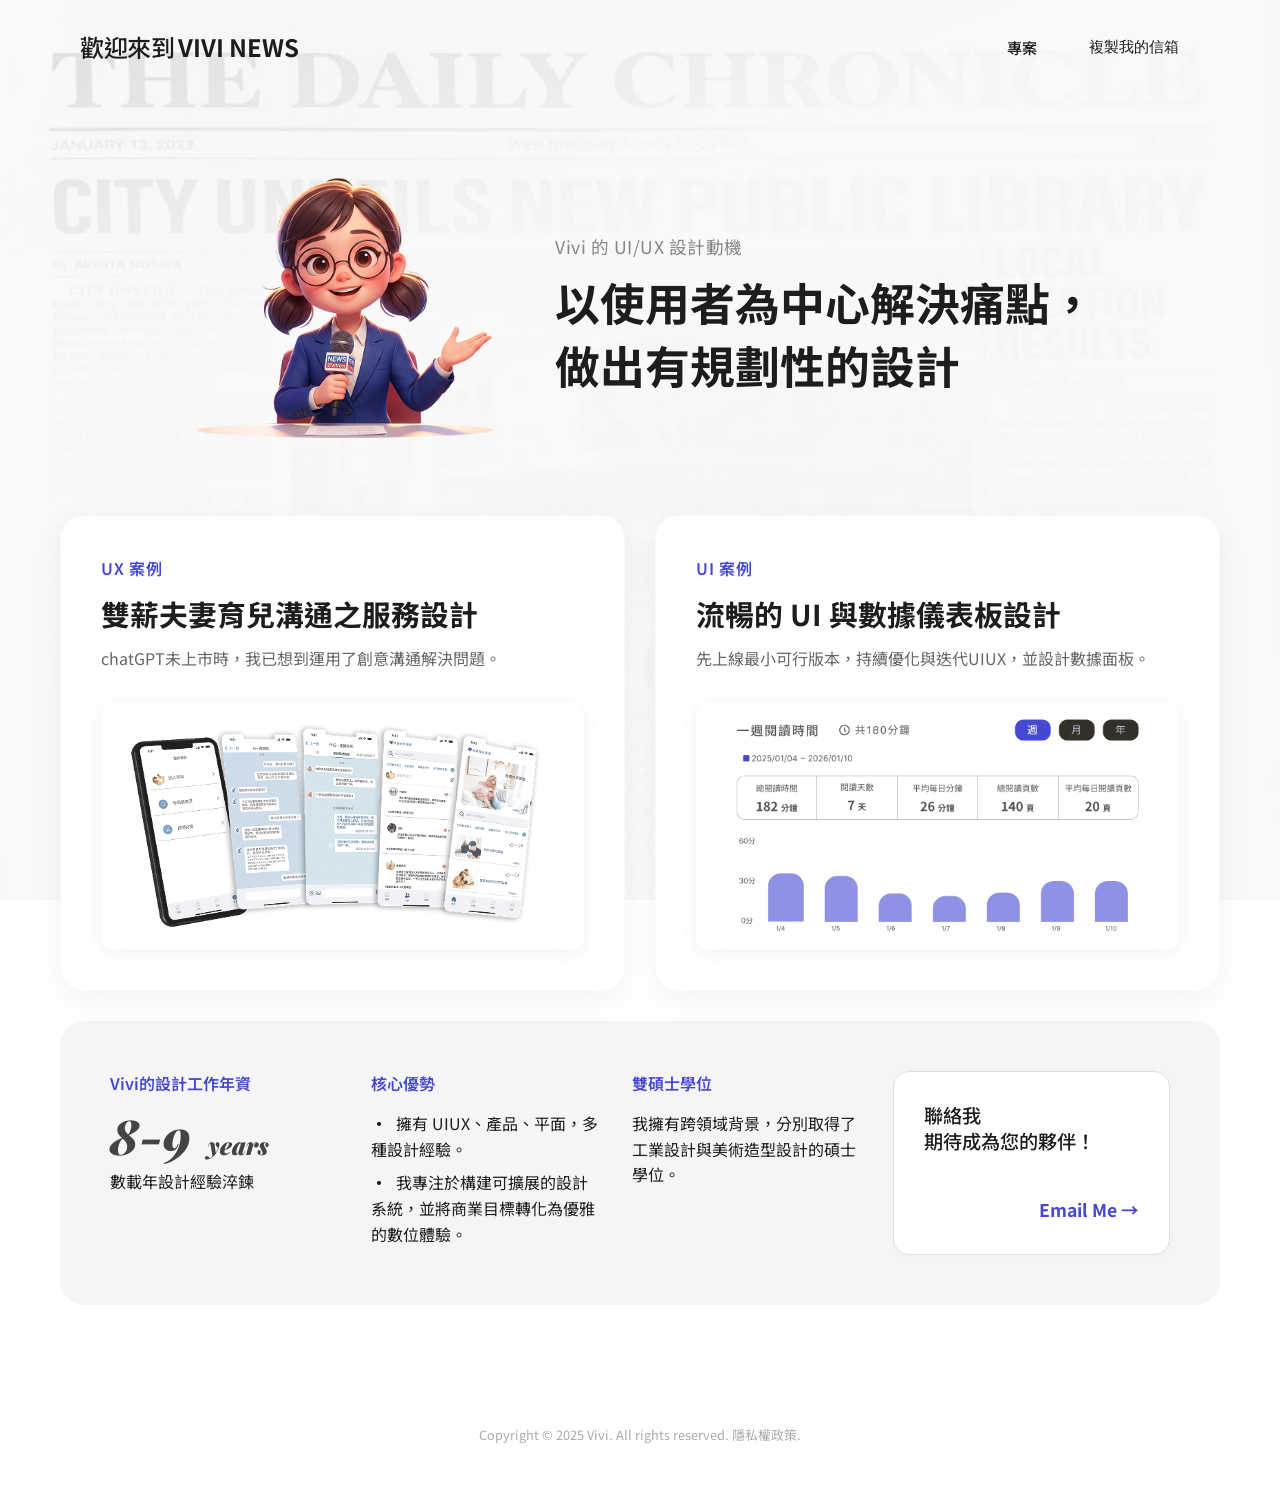
<file: code/index.html>
<!DOCTYPE html>
<html lang="zh-TW">

<head>
    <meta charset="UTF-8">
    <meta name="viewport" content="width=device-width, initial-scale=1.0">
    <title>Vivi News - UI/UX Portfolio</title>
    <link
        href="https://fonts.googleapis.com/css2?family=Noto+Sans+TC:wght@300;400;500;700;900&family=Playfair+Display:ital,wght@1,900&display=swap"
        rel="stylesheet">
    <link rel="stylesheet" href="css/style.css">
</head>

<body>

    <div class="bg-watermark"></div>
    <div class="bg-watermark-sub"></div>

    <nav class="navbar">
        <a href="index.html" class="logo-link">
            <div class="logo">
                <span class="logo-prefix">歡迎來到</span>
                <span class="logo-main">VIVI NEWS</span>
            </div>
        </a>

        <div class="desktop-menu">
            <a href="projects.html" class="nav-btn">專案</a>

            <button id="copy-email-btn" class="nav-btn" data-email="wayway1028@gmail.com">複製我的信箱</button>
        </div>

        <div class="mobile-menu-icon">
            <span></span>
            <span></span>
            <span></span>
        </div>
    </nav>

    <main class="container">
        <section class="hero">
            <div class="hero-image">
                <img src="image/Anchor.png" alt="Vivi Anchor">
            </div>
            <div class="hero-text">
                <p class="sub-title">Vivi 的 UI/UX 設計動機</p>
                <h1>以使用者為中心解決痛點，<br>做出有規劃性的設計</h1>
            </div>
        </section>

        <section class="projects-grid">
            <a href="project-1.html" class="card project-card">
                <div class="card-header">
                    <span class="tag">UX 案例</span>
                    <h3>雙薪夫妻育兒溝通之服務設計</h3>
                    <p class="desc">chatGPT未上市時，我已想到運用了創意溝通解決問題。</p>
                </div>
                <div class="card-image">
                    <img src="image/pj-1-image-1.png" alt="App Design">
                </div>
            </a>

            <div class="card project-card">
                <div class="card-header">
                    <span class="tag">UI 案例</span>
                    <h3>流暢的 UI 與數據儀表板設計</h3>
                    <p class="desc">先上線最小可行版本，持續優化與迭代UIUX，並設計數據面板。</p>
                </div>
                <div class="card-image center-img">
                    <img src="image/pj-2-image-1.png" alt="Dashboard Design">
                </div>
            </div>
        </section>

        <section class="info-section">
            <div class="info-grid">
                <div class="info-item">
                    <h4 class="info-title">Vivi的設計工作年資</h4>
                    <div class="years-display">8-9 <span>years</span></div>
                    <p class="info-desc">數載年設計經驗淬鍊</p>
                </div>

                <div class="info-item">
                    <h4 class="info-title">核心優勢</h4>
                    <ul class="info-list">
                        <li>擁有 UIUX、產品、平面，多種設計經驗。</li>
                        <li>我專注於構建可擴展的設計系統，並將商業目標轉化為優雅的數位體驗。</li>
                    </ul>
                </div>

                <div class="info-item">
                    <h4 class="info-title">雙碩士學位</h4>
                    <p class="info-desc">我擁有跨領域背景，分別取得了工業設計與美術造型設計的碩士學位。</p>
                </div>

                <div class="contact-card-wrapper">
                    <div class="contact-card">
                        <h3>聯絡我<br>期待成為您的夥伴！</h3>
                        <a href="mailto:wayway1028@gmail.com" class="email-link">Email Me &rarr;</a>
                    </div>
                </div>
            </div>
        </section>
    </main>

    <footer>
        <p>Copyright © 2025 Vivi. All rights reserved. 隱私權政策.</p>
    </footer>

    <script>
        document.addEventListener('DOMContentLoaded', function () {
            // Mobile Menu Toggle
            const menuIcon = document.querySelector('.mobile-menu-icon');
            const desktopMenu = document.querySelector('.desktop-menu');

            if (menuIcon && desktopMenu) {
                menuIcon.addEventListener('click', function () {
                    desktopMenu.classList.toggle('active');
                });
            }

            const copyBtn = document.getElementById('copy-email-btn');

            if (copyBtn) {
                copyBtn.addEventListener('click', function () {
                    const email = copyBtn.getAttribute('data-email');

                    navigator.clipboard.writeText(email).then(function () {
                        const originalText = copyBtn.innerText;
                        copyBtn.innerText = "已複製！";
                        copyBtn.style.background = "#4548D3";
                        copyBtn.style.color = "#F9F9F9";

                        setTimeout(function () {
                            copyBtn.innerText = originalText;
                            copyBtn.style.background = "";
                            copyBtn.style.color = "";
                        }, 2000);
                    });
                });
            }
        });
    </script>

</body>

</html>
</file>
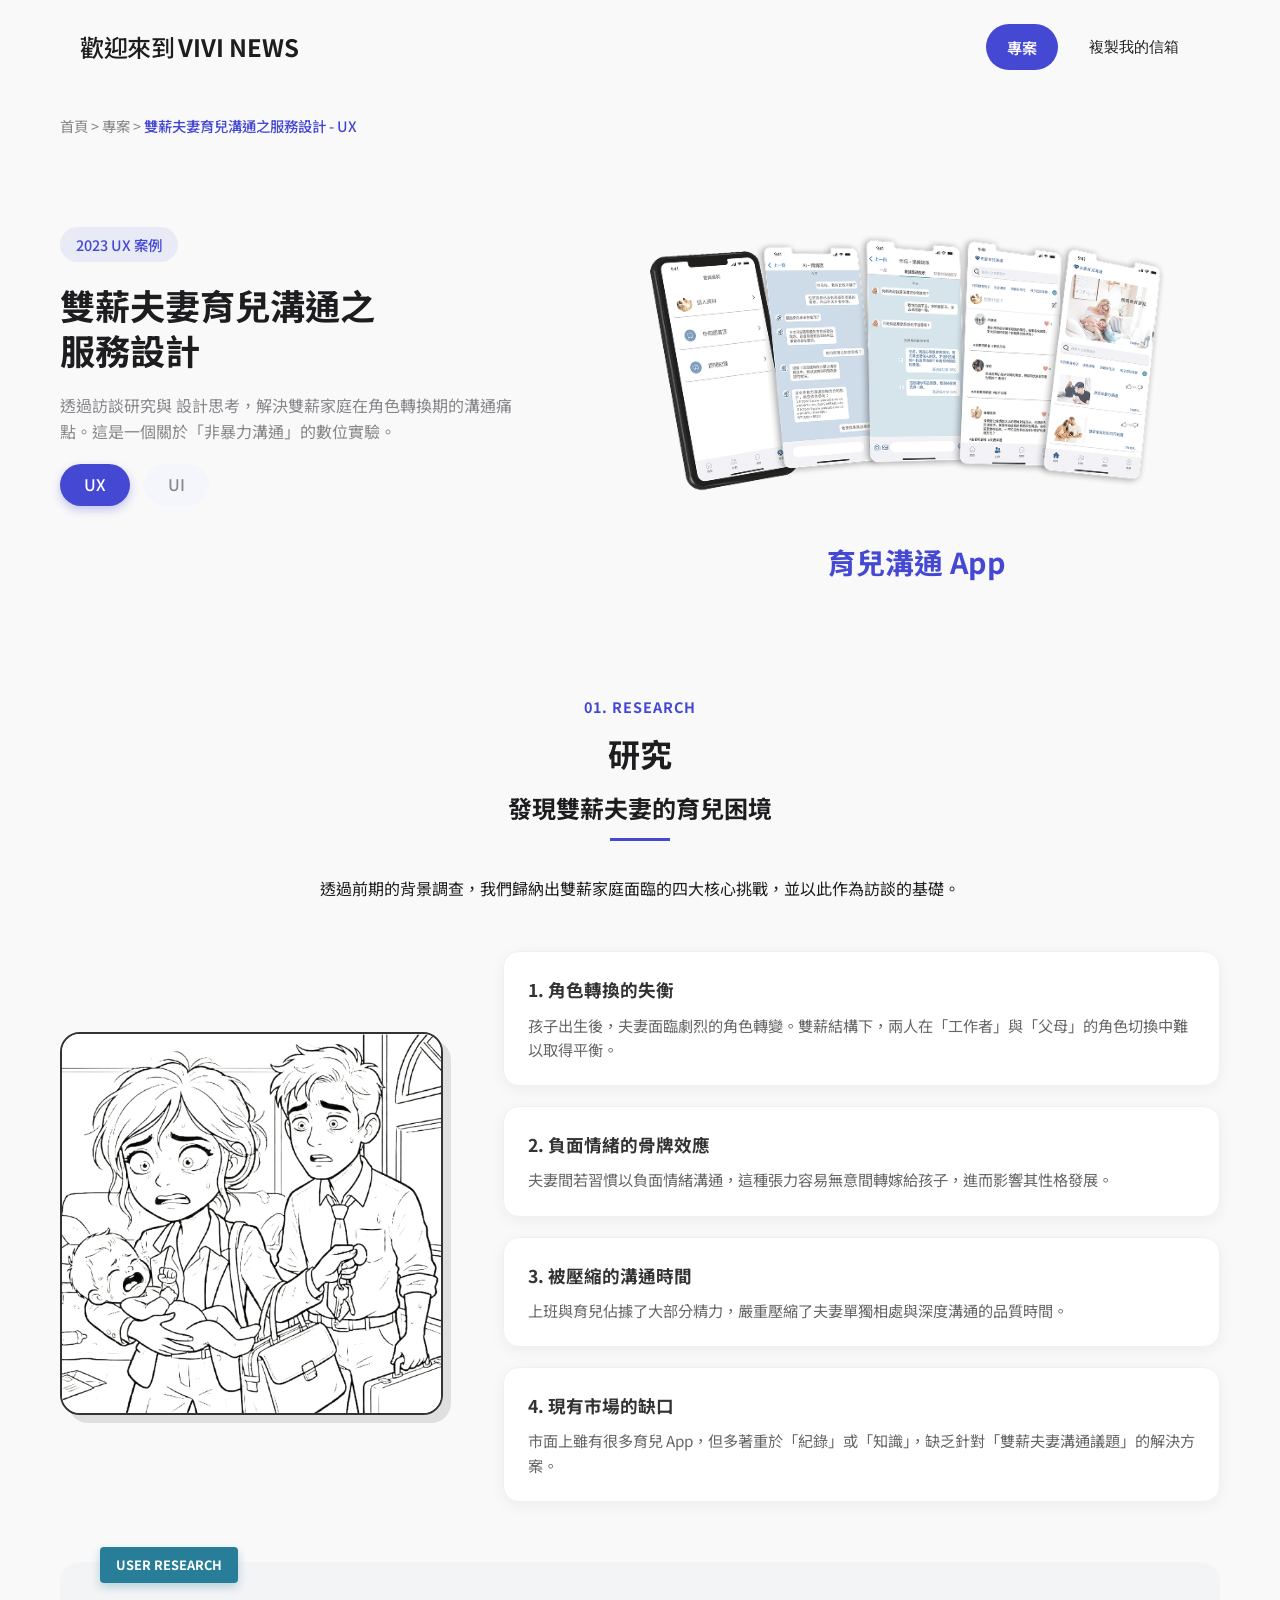
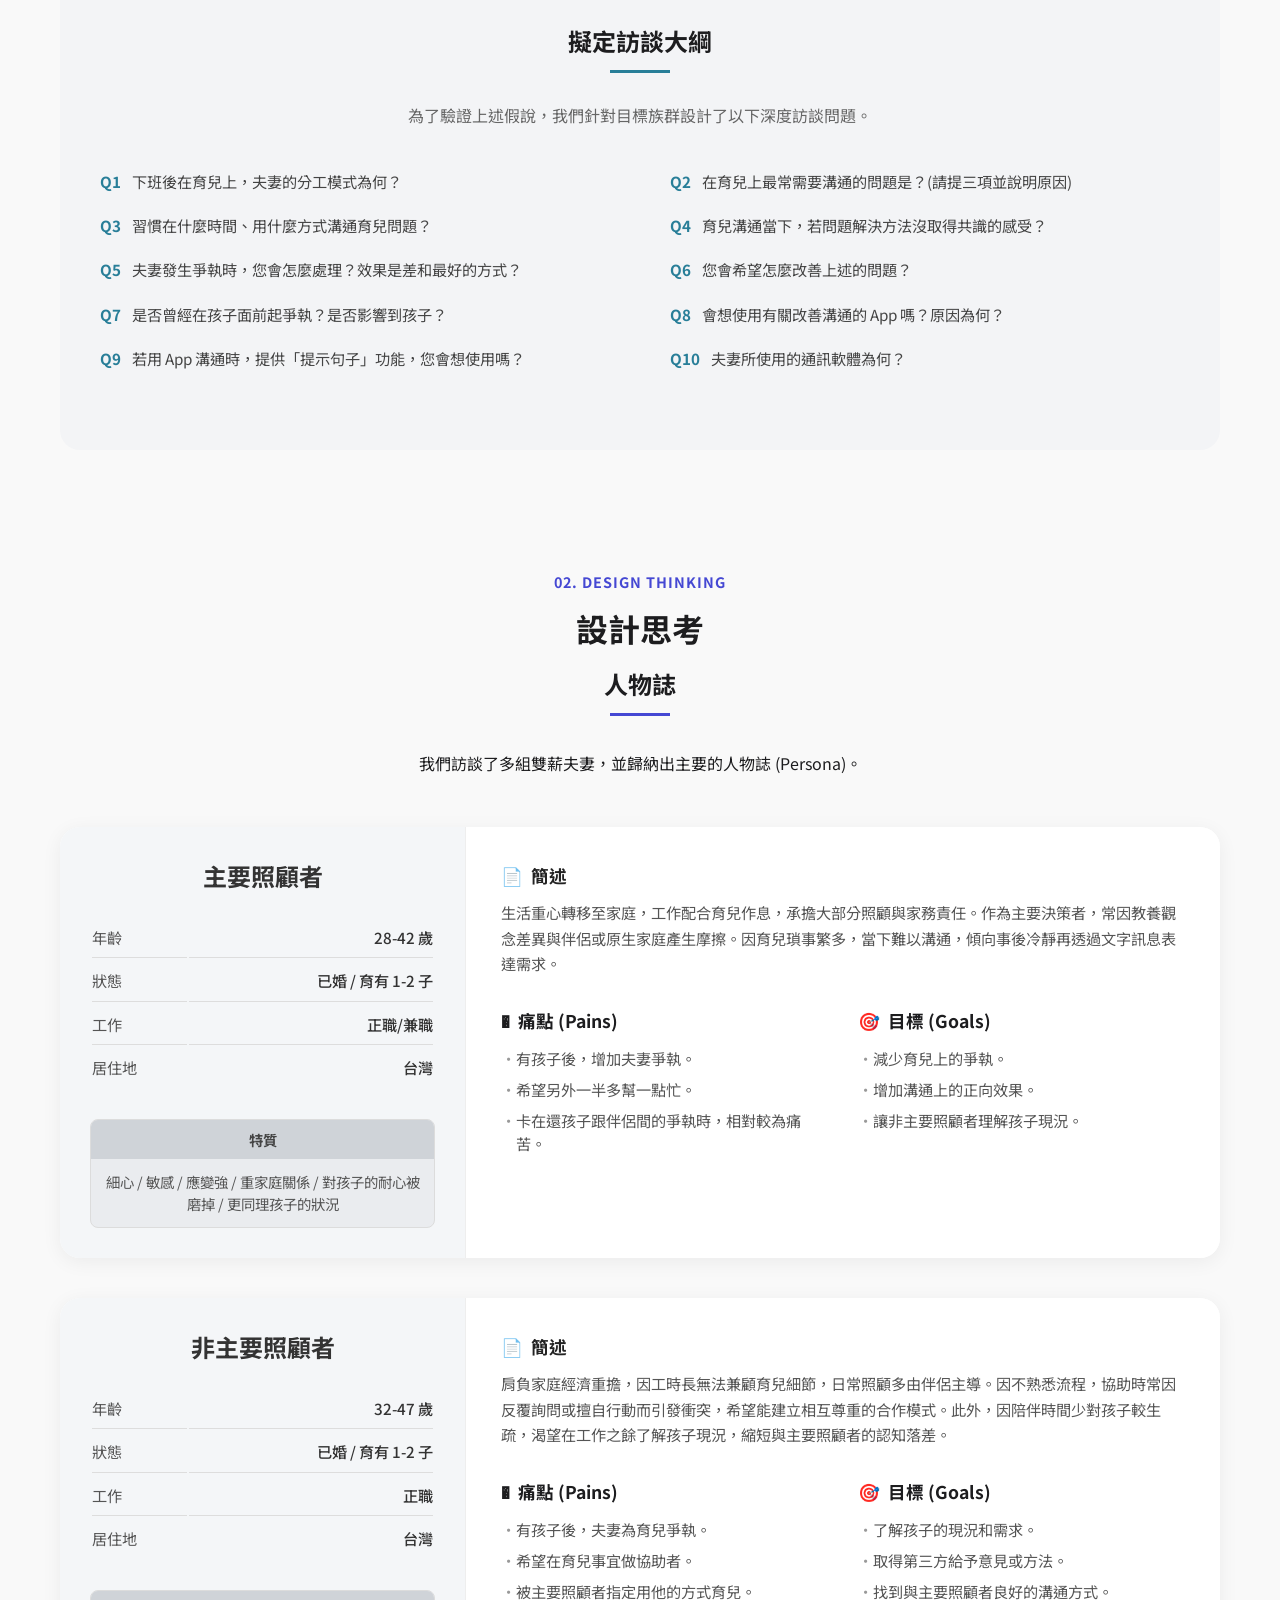
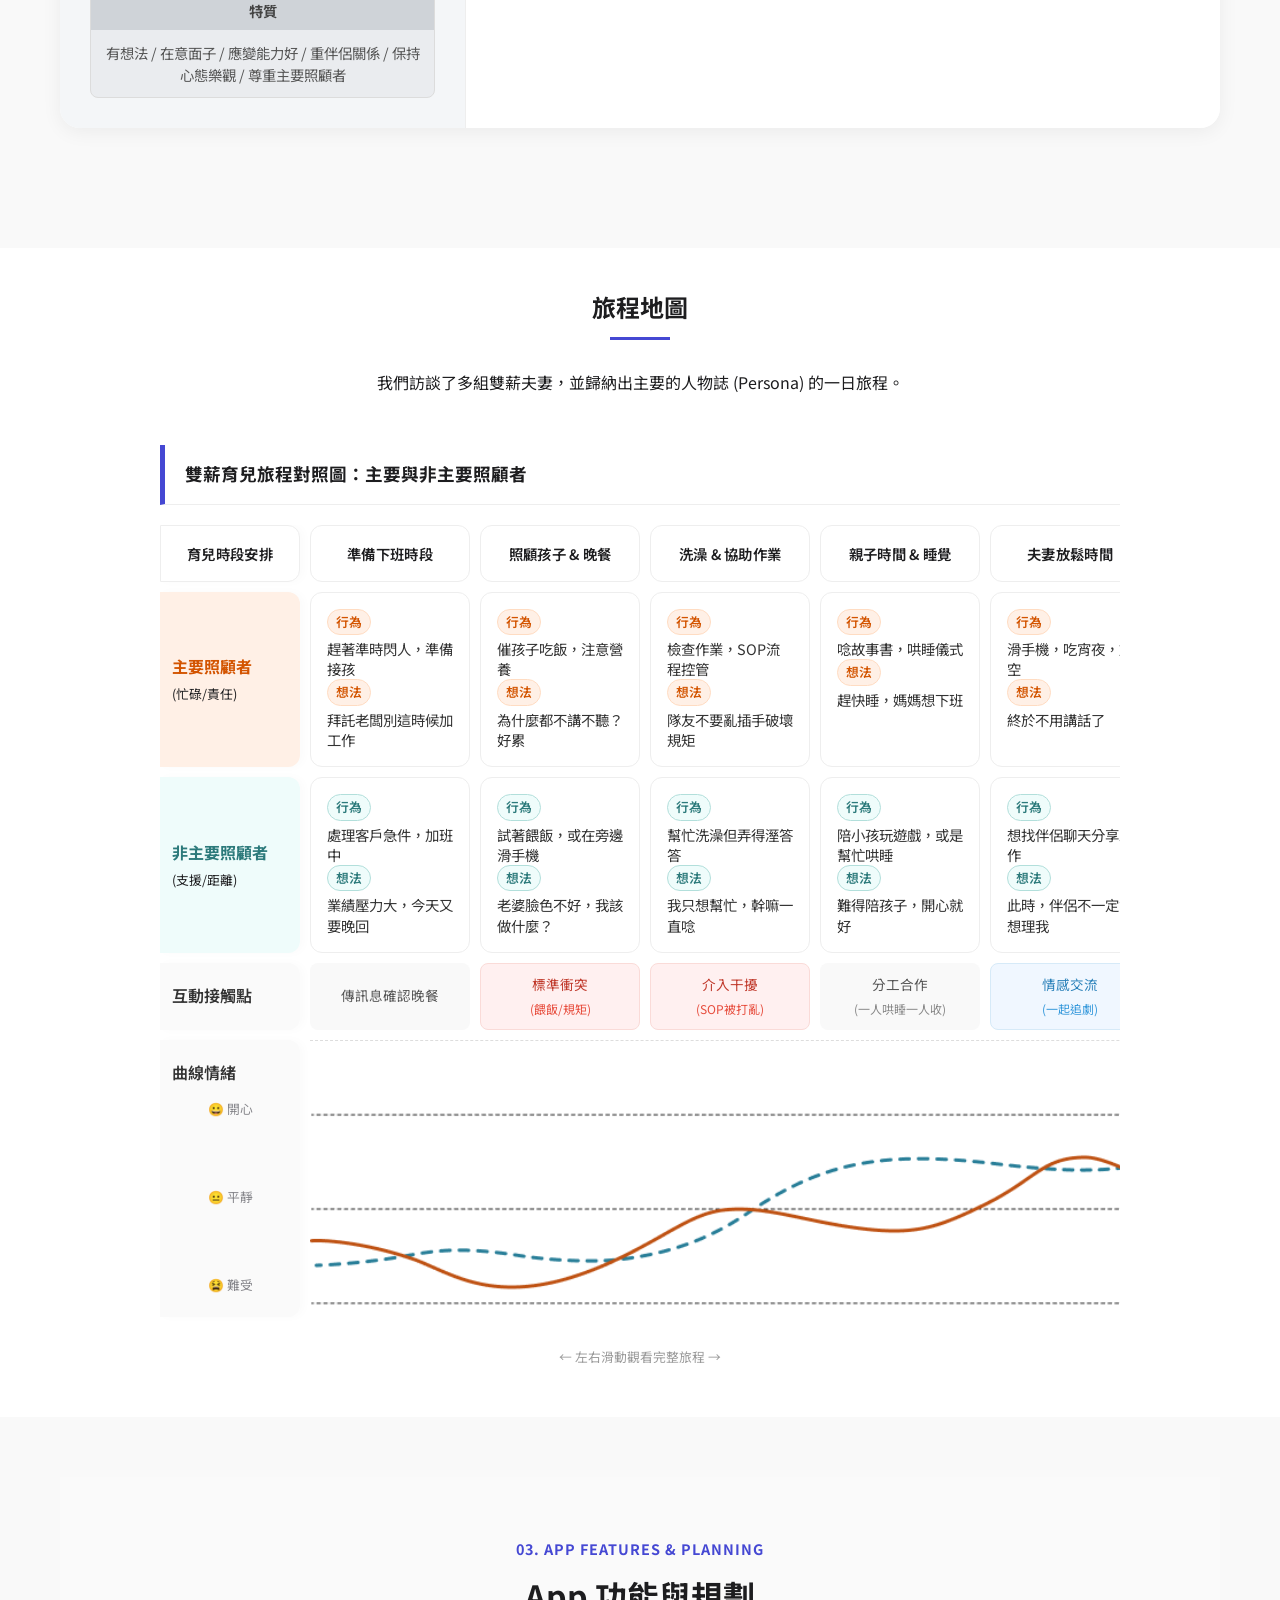
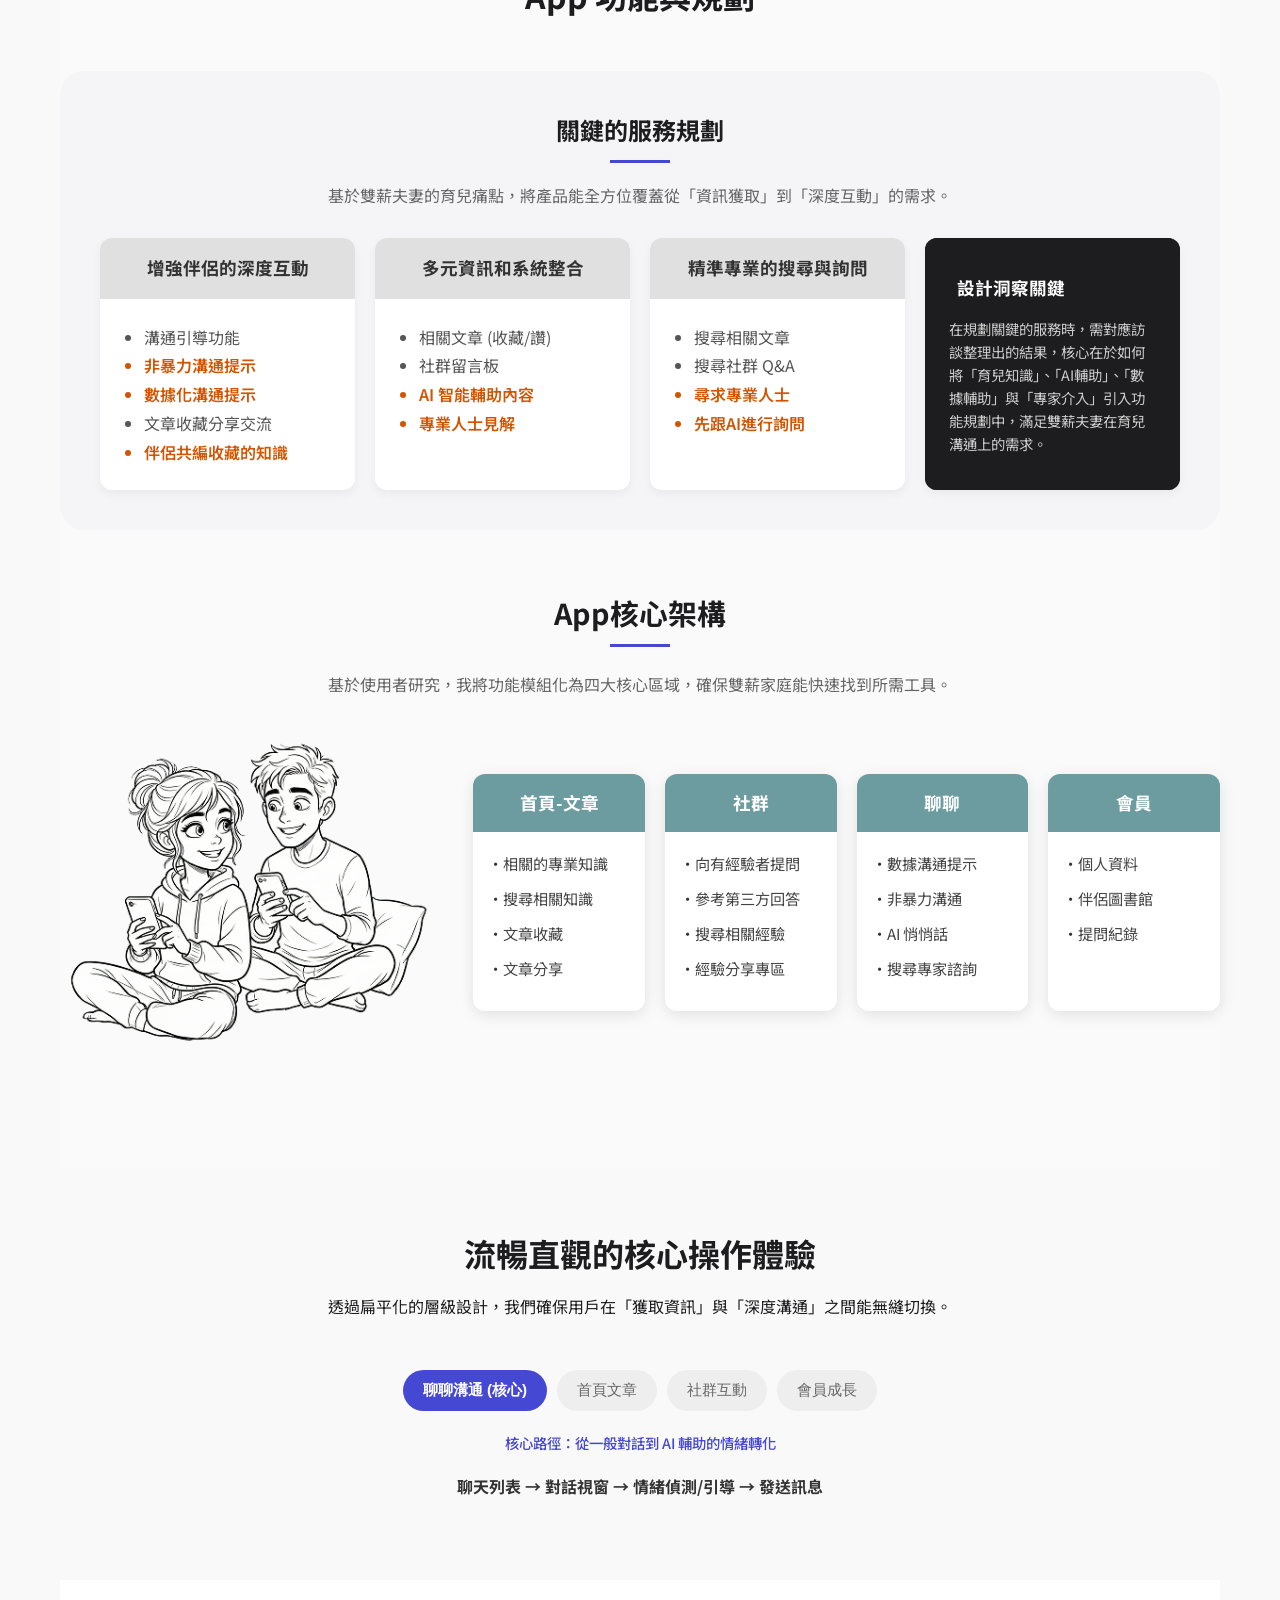
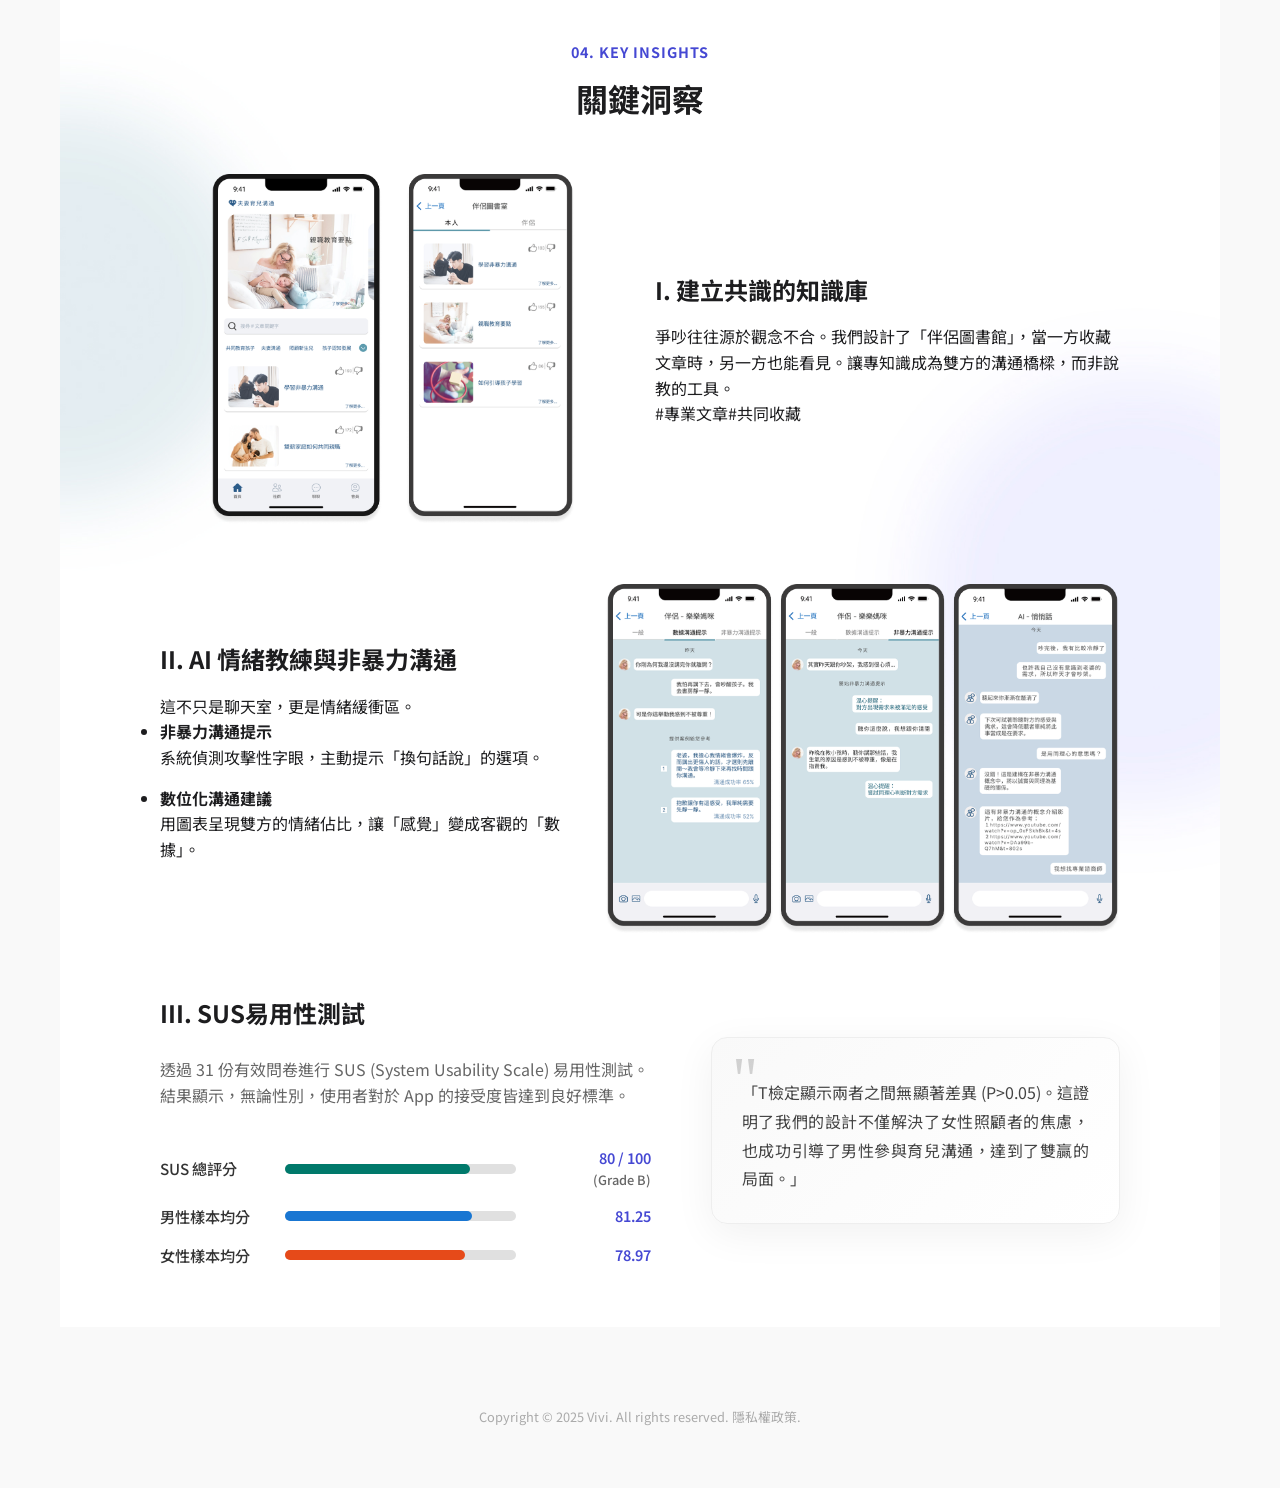
<file: code/project-1.html>
<!DOCTYPE html>
<html lang="zh-TW">

<head>
    <meta charset="UTF-8">
    <meta name="viewport" content="width=device-width, initial-scale=1.0">
    <title>雙薪夫妻育兒溝通之服務設計 | Vivi News</title>
    <link
        href="https://fonts.googleapis.com/css2?family=Noto+Sans+TC:wght@300;400;500;700;900&family=Playfair+Display:ital,wght@1,900&display=swap"
        rel="stylesheet">
    <link rel="stylesheet" href="css/style.css">
    <link rel="stylesheet" href="css/animations.css">
</head>

<body style="background-color: #F9F9F9;">

    <nav class="navbar">
        <a href="index.html" class="logo-link">
            <div class="logo">
                <span class="logo-prefix">歡迎來到</span>
                <span class="logo-main">VIVI NEWS</span>
            </div>
        </a>
        <div class="desktop-menu">
            <a href="projects.html" class="nav-btn active">專案</a>
            <button id="copy-email-btn" class="nav-btn" data-email="wayway1028@gmail.com">複製我的信箱</button>
        </div>
        <div class="mobile-menu-icon"><span></span><span></span><span></span></div>
    </nav>

    <main class="container project-detail">

        <div class="breadcrumb">
            <a href="index.html">首頁</a> &gt; <a href="projects.html">專案</a> &gt; <span>雙薪夫妻育兒溝通之服務設計 - UX</span>
        </div>

        <section class="pj-hero">
            <div class="pj-hero-content">
                <span class="pj-year-tag">2023 UX 案例</span>
                <h1>雙薪夫妻育兒溝通之<br>服務設計</h1>
                <p class="pj-desc">透過訪談研究與 設計思考，解決雙薪家庭在角色轉換期的溝通痛點。這是一個關於「非暴力溝通」的數位實驗。</p>
                <div class="pj-tags">
                    <span class="pill pill-primary">UX</span>
                    <span class="pill pill-secondary ui-alert-btn" onclick="alert('尚在更新中')">UI</span>
                </div>
            </div>
            <div class="pj-hero-img">
                <img src="image/pj-1-image-1.png" alt="Project Hero">
                <p class="hero-caption">育兒溝通 App</p>
            </div>
        </section>

        <section class="pj-section">
            <div class="section-header">
                <span class="sec-subtitle">01. RESEARCH</span>
                <h2>研究<br><span class="subtitle-decorated">發現雙薪夫妻的育兒困境</span></h2>
                <p>透過前期的背景調查，我們歸納出雙薪家庭面臨的四大核心挑戰，並以此作為訪談的基礎。</p>
            </div>

            <div class="research-layout">
                <div class="research-visual">
                    <img src="image/res-image.jpg" alt="Research Illustration">
                </div>
                <div class="research-points">
                    <div class="point-card">
                        <h4>1. 角色轉換的失衡</h4>
                        <p>孩子出生後，夫妻面臨劇烈的角色轉變。雙薪結構下，兩人在「工作者」與「父母」的角色切換中難以取得平衡。</p>
                    </div>
                    <div class="point-card">
                        <h4>2. 負面情緒的骨牌效應</h4>
                        <p>夫妻間若習慣以負面情緒溝通，這種張力容易無意間轉嫁給孩子，進而影響其性格發展。</p>
                    </div>
                    <div class="point-card">
                        <h4>3. 被壓縮的溝通時間</h4>
                        <p>上班與育兒佔據了大部分精力，嚴重壓縮了夫妻單獨相處與深度溝通的品質時間。</p>
                    </div>
                    <div class="point-card">
                        <h4>4. 現有市場的缺口</h4>
                        <p>市面上雖有很多育兒 App，但多著重於「紀錄」或「知識」，缺乏針對「雙薪夫妻溝通議題」的解決方案。</p>
                    </div>
                </div>
            </div>

            <div class="user-interview">
                <span class="tag-label">USER RESEARCH</span>
                <h3>擬定訪談大綱</h3>
                <p>為了驗證上述假說，我們針對目標族群設計了以下深度訪談問題。</p>
                <div class="qa-grid-layout">
                    <div class="qa-col">
                        <p><span>Q1</span> 下班後在育兒上，夫妻的分工模式為何？</p>
                        <p><span>Q3</span> 習慣在什麼時間、用什麼方式溝通育兒問題？</p>
                        <p><span>Q5</span> 夫妻發生爭執時，您會怎麼處理？效果是差和最好的方式？</p>
                        <p><span>Q7</span> 是否曾經在孩子面前起爭執？是否影響到孩子？</p>
                        <p><span>Q9</span> 若用 App 溝通時，提供「提示句子」功能，您會想使用嗎？</p>
                    </div>
                    <div class="qa-col">
                        <p><span>Q2</span> 在育兒上最常需要溝通的問題是？(請提三項並說明原因)</p>
                        <p><span>Q4</span> 育兒溝通當下，若問題解決方法沒取得共識的感受？</p>
                        <p><span>Q6</span> 您會希望怎麼改善上述的問題？</p>
                        <p><span>Q8</span> 會想使用有關改善溝通的 App 嗎？原因為何？</p>
                        <p><span>Q10</span> 夫妻所使用的通訊軟體為何？</p>
                    </div>
                </div>
            </div>
        </section>

        <section class="pj-section">
            <div class="section-header">
                <span class="sec-subtitle">02. DESIGN THINKING</span>
                <h2>設計思考<br><span class="subtitle-decorated">人物誌</span></h2>
                <p>我們訪談了多組雙薪夫妻，並歸納出主要的人物誌 (Persona)。</p>
            </div>

            <div class="persona-container">
                <!-- Principal Caregiver -->
                <div class="persona-card">
                    <div class="p-left">
                        <h3>主要照顧者</h3>
                        <table class="persona-table">
                            <tr>
                                <td>年齡</td>
                                <td>28-42 歲</td>
                            </tr>
                            <tr>
                                <td>狀態</td>
                                <td>已婚 / 育有 1-2 子</td>
                            </tr>
                            <tr>
                                <td>工作</td>
                                <td>正職/兼職</td>
                            </tr>
                            <tr>
                                <td>居住地</td>
                                <td>台灣</td>
                            </tr>
                        </table>
                        <div class="persona-trait-box">
                            <div class="trait-title">特質</div>
                            <p>細心 / 敏感 / 應變強 / 重家庭關係 / 對孩子的耐心被磨掉 / 更同理孩子的狀況</p>
                        </div>
                    </div>
                    <div class="p-right">
                        <div class="p-section">
                            <h4><span class="icon">📄</span> 簡述</h4>
                            <p>生活重心轉移至家庭，工作配合育兒作息，承擔大部分照顧與家務責任。作為主要決策者，常因教養觀念差異與伴侶或原生家庭產生摩擦。因育兒瑣事繁多，當下難以溝通，傾向事後冷靜再透過文字訊息表達需求。
                            </p>
                        </div>
                        <div class="p-grid">
                            <div class="p-col">
                                <h4><span class="icon">�</span> 痛點 (Pains)</h4>
                                <ul>
                                    <li>有孩子後，增加夫妻爭執。</li>
                                    <li>希望另外一半多幫一點忙。</li>
                                    <li>卡在還孩子跟伴侶間的爭執時，相對較為痛苦。</li>
                                </ul>
                            </div>
                            <div class="p-col">
                                <h4><span class="icon">🎯</span> 目標 (Goals)</h4>
                                <ul>
                                    <li>減少育兒上的爭執。</li>
                                    <li>增加溝通上的正向效果。</li>
                                    <li>讓非主要照顧者理解孩子現況。</li>
                                </ul>
                            </div>
                        </div>
                    </div>
                </div>

                <!-- Secondary Caregiver -->
                <div class="persona-card">
                    <div class="p-left">
                        <h3>非主要照顧者</h3>
                        <table class="persona-table">
                            <tr>
                                <td>年齡</td>
                                <td>32-47 歲</td>
                            </tr>
                            <tr>
                                <td>狀態</td>
                                <td>已婚 / 育有 1-2 子</td>
                            </tr>
                            <tr>
                                <td>工作</td>
                                <td>正職</td>
                            </tr>
                            <tr>
                                <td>居住地</td>
                                <td>台灣</td>
                            </tr>
                        </table>
                        <div class="persona-trait-box">
                            <div class="trait-title">特質</div>
                            <p>有想法 / 在意面子 / 應變能力好 / 重伴侶關係 / 保持心態樂觀 / 尊重主要照顧者</p>
                        </div>
                    </div>
                    <div class="p-right">
                        <div class="p-section">
                            <h4><span class="icon">📄</span> 簡述</h4>
                            <p>肩負家庭經濟重擔，因工時長無法兼顧育兒細節，日常照顧多由伴侶主導。因不熟悉流程，協助時常因反覆詢問或擅自行動而引發衝突，希望能建立相互尊重的合作模式。此外，因陪伴時間少對孩子較生疏，渴望在工作之餘了解孩子現況，縮短與主要照顧者的認知落差。
                            </p>
                        </div>
                        <div class="p-grid">
                            <div class="p-col">
                                <h4><span class="icon">�</span> 痛點 (Pains)</h4>
                                <ul>
                                    <li>有孩子後，夫妻為育兒爭執。</li>
                                    <li>希望在育兒事宜做協助者。</li>
                                    <li>被主要照顧者指定用他的方式育兒。</li>
                                </ul>
                            </div>
                            <div class="p-col">
                                <h4><span class="icon">🎯</span> 目標 (Goals)</h4>
                                <ul>
                                    <li>了解孩子的現況和需求。</li>
                                    <li>取得第三方給予意見或方法。</li>
                                    <li>找到與主要照顧者良好的溝通方式。</li>
                                </ul>
                            </div>
                        </div>
                    </div>
                </div>
            </div>
        </section>

        <section class="pj-section">
            <div class="journey-card">
                <div class="section-header">
                    <h3><span class="subtitle-decorated">旅程地圖</span></h3>
                    <p>我們訪談了多組雙薪夫妻，並歸納出主要的人物誌 (Persona) 的一日旅程。</p>
                </div>

                <div class="journey-title-bar">雙薪育兒旅程對照圖：主要與非主要照顧者</div>

                <div class="journey-scroll-wrapper">
                    <div class="journey-grid">
                        <div class="grid-head sticky-corner">育兒時段安排</div>
                        <div class="grid-head">準備下班時段</div>
                        <div class="grid-head">照顧孩子 & 晚餐</div>
                        <div class="grid-head">洗澡 & 協助作業</div>
                        <div class="grid-head">親子時間 & 睡覺</div>
                        <div class="grid-head">夫妻放鬆時間</div>
                        <div class="grid-head">個人時段 & 睡覺</div>
                        <div class="grid-head">上班前時段</div>

                        <div class="row-label primary-label">
                            主要照顧者<br><span>(忙碌/責任)</span>
                        </div>
                        <div class="grid-cell">
                            <div class="j-item">
                                <span class="j-tag act-p">行為</span>
                                <p>趕著準時閃人，準備接孩</p>
                            </div>
                            <div class="j-item">
                                <span class="j-tag th-p">想法</span>
                                <p>拜託老闆別這時候加工作</p>
                            </div>
                        </div>
                        <div class="grid-cell">
                            <div class="j-item">
                                <span class="j-tag act-p">行為</span>
                                <p>催孩子吃飯，注意營養</p>
                            </div>
                            <div class="j-item">
                                <span class="j-tag th-p">想法</span>
                                <p>為什麼都不講不聽？好累</p>
                            </div>
                        </div>
                        <div class="grid-cell">
                            <div class="j-item">
                                <span class="j-tag act-p">行為</span>
                                <p>檢查作業，SOP流程控管</p>
                            </div>
                            <div class="j-item">
                                <span class="j-tag th-p">想法</span>
                                <p>隊友不要亂插手破壞規矩</p>
                            </div>
                        </div>
                        <div class="grid-cell">
                            <div class="j-item">
                                <span class="j-tag act-p">行為</span>
                                <p>唸故事書，哄睡儀式</p>
                            </div>
                            <div class="j-item">
                                <span class="j-tag th-p">想法</span>
                                <p>趕快睡，媽媽想下班</p>
                            </div>
                        </div>
                        <div class="grid-cell">
                            <div class="j-item">
                                <span class="j-tag act-p">行為</span>
                                <p>滑手機，吃宵夜，放空</p>
                            </div>
                            <div class="j-item">
                                <span class="j-tag th-p">想法</span>
                                <p>終於不用講話了</p>
                            </div>
                        </div>
                        <div class="grid-cell">
                            <div class="j-item">
                                <span class="j-tag act-p">行為</span>
                                <p>半夜起來餵奶或哄睡驚醒的孩子</p>
                            </div>
                            <div class="j-item">
                                <span class="j-tag th-p">想法</span>
                                <p>睡眠一直被中斷</p>
                            </div>
                        </div>
                        <div class="grid-cell">
                            <div class="j-item">
                                <span class="j-tag act-p">行為</span>
                                <p>像打仗一樣準備出門</p>
                            </div>
                            <div class="j-item">
                                <span class="j-tag th-p">想法</span>
                                <p>快遲到了！</p>
                            </div>
                        </div>

                        <div class="row-label secondary-label">
                            非主要照顧者<br><span>(支援/距離)</span>
                        </div>
                        <div class="grid-cell bg-light-teal">
                            <div class="j-item">
                                <span class="j-tag act-s">行為</span>
                                <p>處理客戶急件，加班中</p>
                            </div>
                            <div class="j-item">
                                <span class="j-tag th-s">想法</span>
                                <p>業績壓力大，今天又要晚回</p>
                            </div>
                        </div>
                        <div class="grid-cell bg-light-teal">
                            <div class="j-item">
                                <span class="j-tag act-s">行為</span>
                                <p>試著餵飯，或在旁邊滑手機</p>
                            </div>
                            <div class="j-item">
                                <span class="j-tag th-s">想法</span>
                                <p>老婆臉色不好，我該做什麼？</p>
                            </div>
                        </div>
                        <div class="grid-cell bg-light-teal">
                            <div class="j-item">
                                <span class="j-tag act-s">行為</span>
                                <p>幫忙洗澡但弄得溼答答</p>
                            </div>
                            <div class="j-item">
                                <span class="j-tag th-s">想法</span>
                                <p>我只想幫忙，幹嘛一直唸</p>
                            </div>
                        </div>
                        <div class="grid-cell bg-light-teal">
                            <div class="j-item">
                                <span class="j-tag act-s">行為</span>
                                <p>陪小孩玩遊戲，或是幫忙哄睡</p>
                            </div>
                            <div class="j-item">
                                <span class="j-tag th-s">想法</span>
                                <p>難得陪孩子，開心就好</p>
                            </div>
                        </div>
                        <div class="grid-cell bg-light-teal">
                            <div class="j-item">
                                <span class="j-tag act-s">行為</span>
                                <p>想找伴侶聊天分享工作</p>
                            </div>
                            <div class="j-item">
                                <span class="j-tag th-s">想法</span>
                                <p>此時，伴侶不一定會想理我</p>
                            </div>
                        </div>
                        <div class="grid-cell bg-light-teal">
                            <div class="j-item">
                                <span class="j-tag act-s">行為</span>
                                <p>呼呼大睡</p>
                            </div>
                            <div class="j-item">
                                <span class="j-tag th-s">想法</span>
                                <p>好累，終於能休息</p>
                            </div>
                        </div>
                        <div class="grid-cell bg-light-teal">
                            <div class="j-item">
                                <span class="j-tag act-s">行為</span>
                                <p>協助買早餐，或是送孩子上學</p>
                            </div>
                            <div class="j-item">
                                <span class="j-tag th-s">想法</span>
                                <p>今天也要加油</p>
                            </div>
                        </div>

                        <div class="row-label touch-label">
                            互動接觸點
                        </div>
                        <div class="touch-cell">傳訊息確認晚餐</div>
                        <div class="touch-cell warn">
                            標準衝突<br><span>(餵飯/規矩)</span>
                        </div>
                        <div class="touch-cell warn">
                            介入干擾<br><span>(SOP被打亂)</span>
                        </div>
                        <div class="touch-cell">
                            分工合作<br><span>(一人哄睡一人收)</span>
                        </div>
                        <div class="touch-cell info">
                            情感交流<br><span>(一起追劇)</span>
                        </div>
                        <div class="touch-cell">互不干擾</div>
                        <div class="touch-cell info">
                            接力合作<br><span>(送上學)</span>
                        </div>

                        <div class="row-label emotion-label">
                            曲線情緒
                            <div class="emotion-legend">
                                <span>😀 開心</span>
                                <span>😐 平靜</span>
                                <span>😫 難受</span>
                            </div>
                        </div>
                        <div class="emotion-chart-cell">
                            <img src="image/emotion line-image.png" alt="Emotion Curve">
                        </div>

                    </div>
                </div>
                <p class="scroll-hint">← 左右滑動觀看完整旅程 →</p>
            </div>
        </section>

        <section class="pj-section bg-gray">
            <div class="section-header">
                <span class="sec-subtitle">03. APP FEATURES & PLANNING</span>
                <h2>App 功能與規劃</h2>
            </div>

            <!-- New Planning Section Structure -->
            <div class="planning-section-card">
                <h3><span class="subtitle-decorated">關鍵的服務規劃</span></h3>
                <p class="planning-desc">基於雙薪夫妻的育兒痛點，將產品能全方位覆蓋從「資訊獲取」到「深度互動」的需求。</p>

                <div class="planning-grid">
                    <!-- Card 1 -->
                    <div class="plan-card">
                        <div class="card-header">
                            <h4>增強伴侶的深度互動</h4>
                        </div>
                        <div class="card-body">
                            <ul>
                                <li>溝通引導功能</li>
                                <li class="text-red">非暴力溝通提示</li>
                                <li class="text-red">數據化溝通提示</li>
                                <li>文章收藏分享交流</li>
                                <li class="text-red">伴侶共編收藏的知識</li>
                            </ul>
                        </div>
                    </div>

                    <!-- Card 2 -->
                    <div class="plan-card">
                        <div class="card-header">
                            <h4>多元資訊和系統整合</h4>
                        </div>
                        <div class="card-body">
                            <ul>
                                <li>相關文章 (收藏/讚)</li>
                                <li>社群留言板</li>
                                <li class="text-red">AI 智能輔助內容</li>
                                <li class="text-red">專業人士見解</li>
                            </ul>
                        </div>
                    </div>

                    <!-- Card 3 -->
                    <div class="plan-card">
                        <div class="card-header">
                            <h4>精準專業的搜尋與詢問</h4>
                        </div>
                        <div class="card-body">
                            <ul>
                                <li>搜尋相關文章</li>
                                <li>搜尋社群 Q&A</li>
                                <li class="text-red">尋求專業人士</li>
                                <li class="text-red">先跟AI進行詢問</li>
                            </ul>
                        </div>
                    </div>

                    <!-- Card 4 Insight -->
                    <div class="plan-card dark-insight">
                        <div class="card-body">
                            <h4><i class="fas fa-lightbulb"></i> 設計洞察關鍵</h4>
                            <p>在規劃關鍵的服務時，需對應訪談整理出的結果，核心在於如何將「育兒知識」、「AI輔助」、「數據輔助」與「專家介入」引入功能規劃中，滿足雙薪夫妻在育兒溝通上的需求。</p>
                        </div>
                    </div>
                </div>
            </div>

            <div class="app-structure-container">
                <div class="structure-header">
                    <h3>App核心架構</h3>
                    <div class="header-underline"></div>
                    <p>基於使用者研究，我將功能模組化為四大核心區域，確保雙薪家庭能快速找到所需工具。</p>
                </div>
                <div class="structure-content">
                    <div class="structure-visual">
                        <img src="image/app area-image.png" alt="Couple Illustration">
                    </div>
                    <div class="structure-cards">
                        <!-- Card 1 -->
                        <div class="struct-card">
                            <div class="s-card-head">首頁-文章</div>
                            <div class="s-card-body">
                                <ul>
                                    <li>相關的專業知識</li>
                                    <li>搜尋相關知識</li>
                                    <li>文章收藏</li>
                                    <li>文章分享</li>
                                </ul>
                            </div>
                        </div>
                        <!-- Card 2 -->
                        <div class="struct-card">
                            <div class="s-card-head">社群</div>
                            <div class="s-card-body">
                                <ul>
                                    <li>向有經驗者提問</li>
                                    <li>參考第三方回答</li>
                                    <li>搜尋相關經驗</li>
                                    <li>經驗分享專區</li>
                                </ul>
                            </div>
                        </div>
                        <!-- Card 3 -->
                        <div class="struct-card">
                            <div class="s-card-head">聊聊</div>
                            <div class="s-card-body">
                                <ul>
                                    <li>數據溝通提示</li>
                                    <li>非暴力溝通</li>
                                    <li>AI 悄悄話</li>
                                    <li>搜尋專家諮詢</li>
                                </ul>
                            </div>
                        </div>
                        <!-- Card 4 -->
                        <div class="struct-card">
                            <div class="s-card-head">會員</div>
                            <div class="s-card-body">
                                <ul>
                                    <li>個人資料</li>
                                    <li>伴侶圖書館</li>
                                    <li>提問紀錄</li>
                                </ul>
                            </div>
                        </div>
                    </div>
                </div>
            </div>
        </section>

        <section class="pj-section">
            <div class="section-header">
                <h2>流暢直觀的核心操作體驗</h2>
                <p>透過扁平化的層級設計，我們確保用戶在「獲取資訊」與「深度溝通」之間能無縫切換。</p>
            </div>

            <div class="interaction-tabs">
                <div class="tab-buttons">
                    <button class="tab-btn active" data-tab="chat">聊聊溝通 (核心)</button>
                    <button class="tab-btn" data-tab="home">首頁文章</button>
                    <button class="tab-btn" data-tab="community">社群互動</button>
                    <button class="tab-btn" data-tab="member">會員成長</button>
                </div>

                <div class="flow-path-hint">核心路徑：從一般對話到 AI 輔助的情緒轉化</div>

                <div class="tab-content active" id="chat">
                    <div class="flow-diagram">
                        <span>聊天列表</span> &rarr; <span>對話視窗</span> &rarr; <span>情緒偵測/引導</span> &rarr; <span>發送訊息</span>
                    </div>

                </div>

                <div class="tab-content" id="home">
                    <div class="flow-diagram">
                        <span>首頁推薦</span> &rarr; <span>文章閱讀</span> &rarr; <span>收藏/分享</span>
                    </div>

                </div>

                <div class="tab-content" id="community">
                    <div class="flow-diagram">
                        <span>社群列表</span> &rarr; <span>話題討論</span> &rarr; <span>發表意見</span>
                    </div>

                </div>

                <div class="tab-content" id="member">
                    <div class="flow-diagram">
                        <span>個人頁面</span> &rarr; <span>成長紀錄</span> &rarr; <span>勳章成就</span>
                    </div>

                </div>
            </div>
        </section>

        <section class="pj-section bg-light-blue">
            <div class="section-header">
                <span class="sec-subtitle">04. KEY INSIGHTS</span>
                <h2>關鍵洞察</h2>
            </div>

            <div class="insight-row">
                <div class="insight-img">
                    <img src="image/smartphone-image.png" alt="建立共識的知識庫">
                </div>
                <div class="insight-text">
                    <h3>I. 建立共識的知識庫</h3>
                    <p>爭吵往往源於觀念不合。我們設計了「伴侶圖書館」，當一方收藏文章時，另一方也能看見。讓專知識成為雙方的溝通橋樑，而非說教的工具。</p>
                    <div class="tags"><span class="pill">#專業文章</span><span class="pill">#共同收藏</span></div>
                </div>
            </div>

            <div class="insight-row reverse">
                <div class="insight-img">
                    <img src="image/smartphone-image2.png" alt="AI Chat UI">
                </div>
                <div class="insight-text">
                    <h3>II. AI 情緒教練與非暴力溝通</h3>
                    <p>這不只是聊天室，更是情緒緩衝區。</p>
                    <ul class="insight-list">
                        <li><strong>非暴力溝通提示</strong><br>系統偵測攻擊性字眼，主動提示「換句話說」的選項。</li>
                        <li><strong>數位化溝通建議</strong><br>用圖表呈現雙方的情緒佔比，讓「感覺」變成客觀的「數據」。</li>
                    </ul>
                </div>
            </div>

            <!-- New SUS Section moved here -->
            <div class="sus-layout">
                <div class="sus-left">
                    <h3>III. SUS易用性測試</h3>
                    <p>透過 31 份有效問卷進行 SUS (System Usability Scale) 易用性測試。結果顯示，無論性別，使用者對於 App 的接受度皆達到良好標準。</p>

                    <div class="sus-chart">
                        <div class="score-row">
                            <span>SUS 總評分</span>
                            <div class="progress-bar">
                                <div class="fill" style="width: 80%;"></div>
                            </div>
                            <span class="score">80 / 100 <br><span class="grade-text">(Grade B)</span></span>
                        </div>
                        <div class="score-row">
                            <span>男性樣本均分</span>
                            <div class="progress-bar">
                                <div class="fill blue" style="width: 81%;"></div>
                            </div>
                            <span class="score">81.25</span>
                        </div>
                        <div class="score-row">
                            <span>女性樣本均分</span>
                            <div class="progress-bar">
                                <div class="fill orange" style="width: 78%;"></div>
                            </div>
                            <span class="score">78.97</span>
                        </div>
                    </div>
                </div>

                <div class="sus-right">
                    <div class="sus-quote">
                        <blockquote>
                            「T檢定顯示兩者之間無顯著差異 (P>0.05)。這證明了我們的設計不僅解決了女性照顧者的焦慮，也成功引導了男性參與育兒溝通，達到了雙贏的局面。」
                        </blockquote>
                    </div>
                </div>
            </div>
        </section>


    </main>

    <button id="back-to-top" class="back-to-top" aria-label="回到頂部">
        ↑
    </button>

    <footer>
        <p>Copyright © 2025 Vivi. All rights reserved. 隱私權政策.</p>
    </footer>

    <script>
        document.addEventListener('DOMContentLoaded', function () {
            // Mobile Menu Toggle
            const menuIcon = document.querySelector('.mobile-menu-icon');
            const desktopMenu = document.querySelector('.desktop-menu');

            if (menuIcon && desktopMenu) {
                menuIcon.addEventListener('click', function () {
                    desktopMenu.classList.toggle('active');
                });
            }

            // 1. 複製信箱功能
            const copyBtn = document.getElementById('copy-email-btn');
            if (copyBtn) {
                copyBtn.addEventListener('click', function () {
                    const email = copyBtn.getAttribute('data-email');
                    navigator.clipboard.writeText(email).then(function () {
                        const originalText = copyBtn.innerText;
                        copyBtn.innerText = "已複製！";
                        copyBtn.style.background = "#4548D3";
                        copyBtn.style.color = "#F9F9F9";
                        setTimeout(function () {
                            copyBtn.innerText = originalText;
                            copyBtn.style.background = "";
                            copyBtn.style.color = "";
                        }, 2000);
                    });
                });
            }

            // 2. Tab 切換功能 (核心操作體驗)
            const tabBtns = document.querySelectorAll('.tab-btn');
            const tabContents = document.querySelectorAll('.tab-content');

            tabBtns.forEach(btn => {
                btn.addEventListener('click', () => {
                    // 移除所有 active 狀態
                    tabBtns.forEach(b => b.classList.remove('active'));
                    tabContents.forEach(c => c.classList.remove('active'));

                    // 設定當前 active
                    btn.classList.add('active');
                    const targetId = btn.getAttribute('data-tab');
                    document.getElementById(targetId).classList.add('active');
                });
            });

            // 3. Simple Intersection Observer for Fade-in Animations
            const observerOptions = {
                root: null,
                rootMargin: '0px',
                threshold: 0.1
            };

            const observer = new IntersectionObserver((entries, observer) => {
                entries.forEach(entry => {
                    if (entry.isIntersecting) {
                        entry.target.classList.add('is-visible');
                        observer.unobserve(entry.target); // Only animate once
                    }
                });
            }, observerOptions);

            const sections = document.querySelectorAll('section, .pj-section, .research-grid, .planning-grid');
            sections.forEach(section => {
                section.classList.add('fade-in-section');
                observer.observe(section);
            });

            // 4. Back to Top Button
            const backToTopBtn = document.getElementById('back-to-top');

            window.addEventListener('scroll', () => {
                if (window.scrollY > 300) {
                    backToTopBtn.classList.add('visible');
                } else {
                    backToTopBtn.classList.remove('visible');
                }
            });

            backToTopBtn.addEventListener('click', () => {
                window.scrollTo({
                    top: 0,
                    behavior: 'smooth'
                });
            });
        });
    </script>
</body>

</html>
</file>
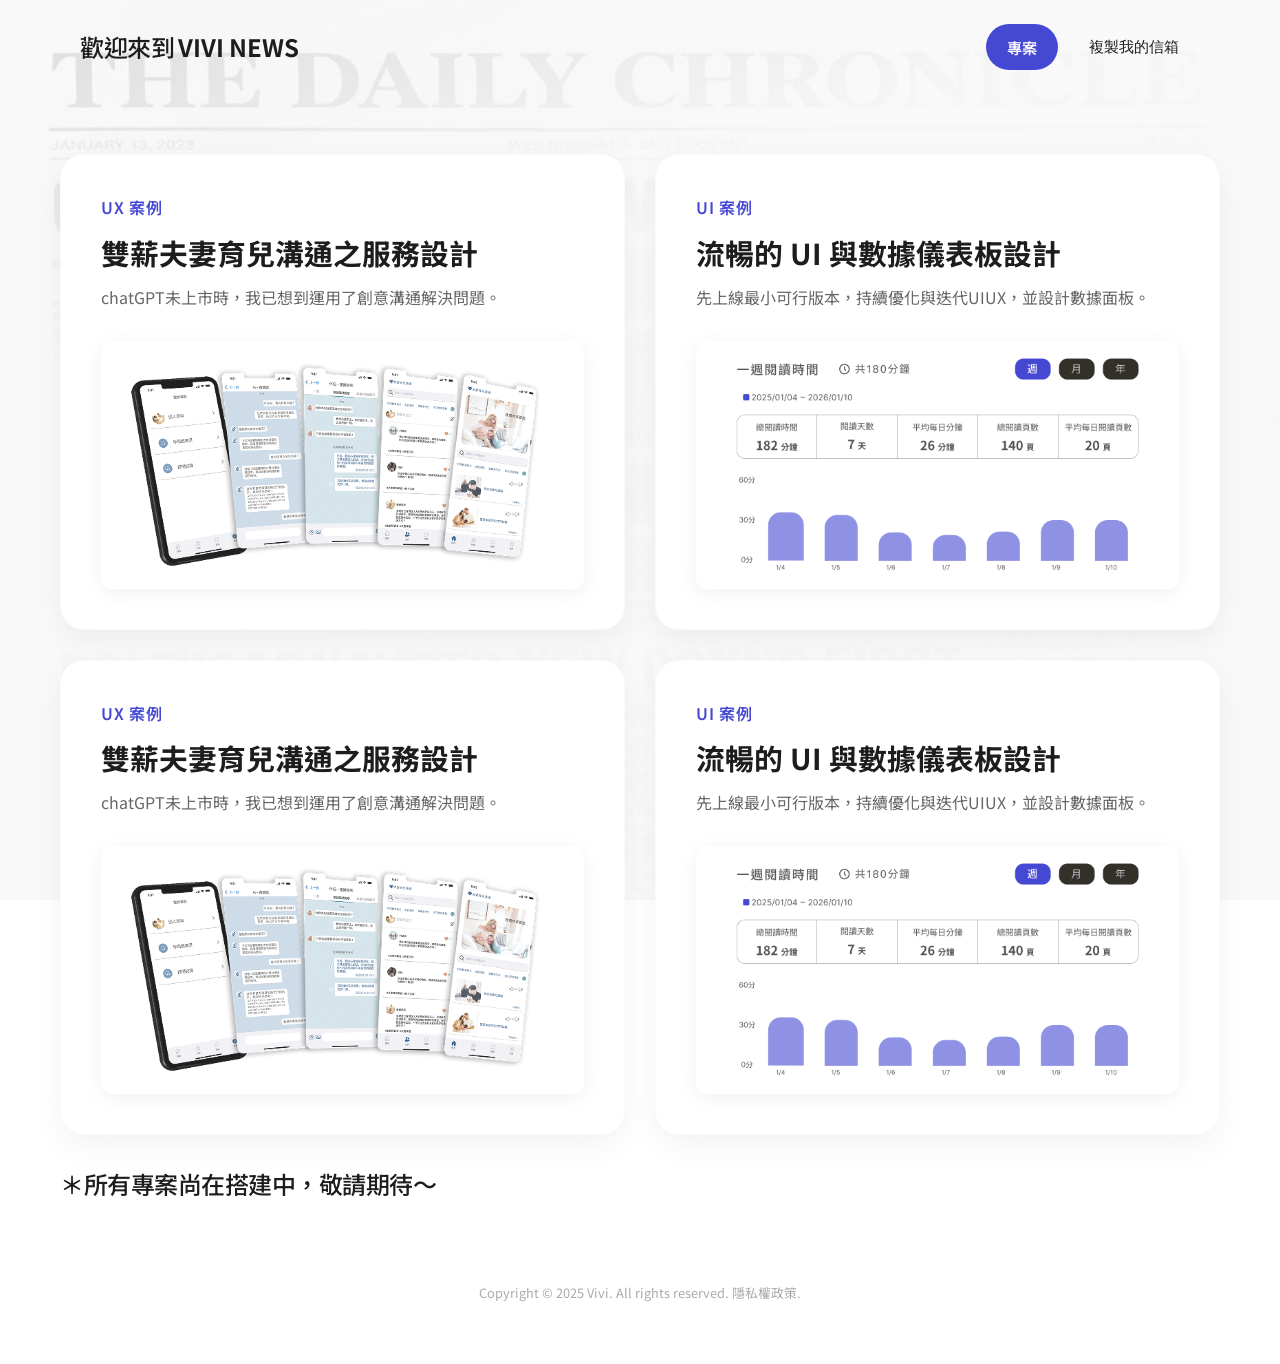
<file: code/projects.html>
<!DOCTYPE html>
<html lang="zh-TW">

<head>
    <meta charset="UTF-8">
    <meta name="viewport" content="width=device-width, initial-scale=1.0">
    <title>專案總覽 | Vivi News</title>
    <link
        href="https://fonts.googleapis.com/css2?family=Noto+Sans+TC:wght@300;400;500;700;900&family=Playfair+Display:ital,wght@1,900&display=swap"
        rel="stylesheet">
    <link rel="stylesheet" href="css/style.css">
</head>

<body>

    <div class="bg-watermark"></div>
    <div class="bg-watermark-sub"></div>

    <nav class="navbar">
        <a href="index.html" class="logo-link">
            <div class="logo">
                <span class="logo-prefix">歡迎來到</span>
                <span class="logo-main">VIVI NEWS</span>
            </div>
        </a>

        <div class="desktop-menu">
            <a href="projects.html" class="nav-btn active">專案</a>

            <button id="copy-email-btn" class="nav-btn" data-email="wayway1028@gmail.com">複製我的信箱</button>
        </div>

        <div class="mobile-menu-icon">
            <span></span>
            <span></span>
            <span></span>
        </div>
    </nav>

    <main class="container">
        <div class="page-spacer"></div>

        <section class="projects-grid">

            <a href="project-1.html" class="card project-card">
                <div class="card-header">
                    <span class="tag">UX 案例</span>
                    <h3>雙薪夫妻育兒溝通之服務設計</h3>
                    <p class="desc">chatGPT未上市時，我已想到運用了創意溝通解決問題。</p>
                </div>
                <div class="card-image">
                    <img src="image/pj-1-image-1.png" alt="App Design">
                </div>
            </a>

            <div class="card project-card">
                <div class="card-header">
                    <span class="tag">UI 案例</span>
                    <h3>流暢的 UI 與數據儀表板設計</h3>
                    <p class="desc">先上線最小可行版本，持續優化與迭代UIUX，並設計數據面板。</p>
                </div>
                <div class="card-image center-img">
                    <img src="image/pj-2-image-1.png" alt="Dashboard Design">
                </div>
            </div>

            <div class="card project-card">
                <div class="card-header">
                    <span class="tag">UX 案例</span>
                    <h3>雙薪夫妻育兒溝通之服務設計</h3>
                    <p class="desc">chatGPT未上市時，我已想到運用了創意溝通解決問題。</p>
                </div>
                <div class="card-image">
                    <img src="image/pj-1-image-1.png" alt="App Design">
                </div>
            </div>

            <div class="card project-card">
                <div class="card-header">
                    <span class="tag">UI 案例</span>
                    <h3>流暢的 UI 與數據儀表板設計</h3>
                    <p class="desc">先上線最小可行版本，持續優化與迭代UIUX，並設計數據面板。</p>
                </div>
                <div class="card-image center-img">
                    <img src="image/pj-2-image-1.png" alt="Dashboard Design">
                </div>
            </div>

        </section>

        <div class="logo">
            <span class="logo-prefix">＊所有專案尚在搭建中，敬請期待～</span>
        </div>


    </main>

    <footer>
        <p>Copyright © 2025 Vivi. All rights reserved. 隱私權政策.</p>
    </footer>

    <script>
        document.addEventListener('DOMContentLoaded', function () {
            // Mobile Menu Toggle
            const menuIcon = document.querySelector('.mobile-menu-icon');
            const desktopMenu = document.querySelector('.desktop-menu');

            if (menuIcon && desktopMenu) {
                menuIcon.addEventListener('click', function () {
                    desktopMenu.classList.toggle('active');
                });
            }

            const copyBtn = document.getElementById('copy-email-btn');

            if (copyBtn) {
                copyBtn.addEventListener('click', function () {
                    const email = copyBtn.getAttribute('data-email');

                    navigator.clipboard.writeText(email).then(function () {
                        const originalText = copyBtn.innerText;
                        copyBtn.innerText = "已複製！";
                        copyBtn.style.background = "#4548D3";
                        copyBtn.style.color = "#F9F9F9";

                        setTimeout(function () {
                            copyBtn.innerText = originalText;
                            copyBtn.style.background = "";
                            copyBtn.style.color = "";
                        }, 2000);
                    });
                });
            }
        });
    </script>
</body>

</html>
</file>
<file: code/css/style.css>
/* =========================================
   1. 全域變數與基礎設定 (Global & Reset)
   ========================================= */
:root {
    --primary-bg: #ffffff;
    --secondary-bg: #f5f5f7;
    /* Apple-style light gray */
    --text-main: #1d1d1f;
    --text-secondary: #86868b;
    --accent-blue: #4548D3;
    /* Better accessible blue */
    --accent-dark: #000000;
    --border-color: #d2d2d7;
    --card-shadow: 0 10px 30px -10px rgba(0, 0, 0, 0.1);
    --font-main: 'Noto Sans TC', -apple-system, BlinkMacSystemFont, "Segoe UI", Roboto, Helvetica, Arial, sans-serif;
    --font-serif: 'Playfair Display', serif;
}

* {
    box-sizing: border-box;
    margin: 0;
    padding: 0;
}

html {
    scroll-behavior: smooth;
    /* Enable smooth scrolling */
}

body {
    font-family: var(--font-main);
    background-color: var(--primary-bg);
    color: var(--text-main);
    overflow-x: hidden;
    position: relative;
    line-height: 1.6;
    /* Improved readability */
    -webkit-font-smoothing: antialiased;
    /* Crisp text */
}

/* =========================================
   2. 背景裝飾 (浮水印)
   ========================================= */
.bg-watermark {
    position: fixed;
    top: 0;
    left: 0;
    width: 100%;
    height: 100vh;
    background-image: url('../image/bg-paper.jpg');
    background-size: cover;
    background-position: center top;
    background-repeat: no-repeat;
    z-index: -1;
    pointer-events: none;
    opacity: 1;
}

.bg-watermark-sub {
    display: none;
}

/* =========================================
   3. 佈局容器 (Layout)
   ========================================= */
.container {
    max-width: 1200px;
    margin: 0 auto;
    padding: 0 20px;
}

/* 用於沒有 Hero Section 的頁面頂部間距 (如專案總覽頁) */
.page-spacer {
    height: 30px;
    /* 手機版間距 */
}

/* =========================================
   4. 導航列 (Navbar)
   ========================================= */
/* Navigation Improvements */
.navbar {
    display: flex;
    justify-content: space-between;
    align-items: center;
    padding: 24px 40px;
    /* Increased padding */
    max-width: 1200px;
    margin: 0 auto;
    transition: padding 0.3s ease;
}

.logo-link {
    text-decoration: none;
    color: inherit;
    cursor: pointer;
    display: flex;
    align-items: center;
}

.logo-prefix {
    font-size: 1.5rem;
    /* px to rem */
    font-weight: 500;
    color: var(--text-main);
    letter-spacing: -0.02em;
}

.logo-main {
    font-size: 24px;
    font-weight: 700;
    color: var(--text-main);
}

.desktop-menu {
    display: none;
    /* Hide on mobile by default */
}

/* Mobile Menu Active State */
.desktop-menu.active {
    display: flex;
    flex-direction: column;
    position: absolute;
    top: 80px;
    right: 20px;
    background: #ffffff;
    padding: 24px;
    border-radius: 20px;
    box-shadow: 0 10px 40px rgba(0, 0, 0, 0.15);
    z-index: 1000;
    gap: 15px;
    border: 1px solid rgba(0, 0, 0, 0.05);
    align-items: stretch;
}

.desktop-menu.active .nav-btn {
    margin-left: 0;
    text-align: center;
    width: 100%;
}

.nav-btn {
    text-decoration: none;
    color: var(--text-main);
    background: transparent;
    /* Cleaner look */
    padding: 10px 20px;
    border-radius: 99px;
    /* Pill shape */
    font-size: 0.95rem;
    margin-left: 8px;
    font-weight: 500;
    transition: all 0.2s ease;
    border: 1px solid transparent;
}

.nav-btn:hover {
    background: #f0f0f5;
    transform: translateY(-1px);
}

.nav-btn.active {
    background: #4548D3;
    color: #F9F9F9;
    font-weight: 600;
}

/* 手機漢堡選單圖示 */
.mobile-menu-icon {
    display: flex;
    flex-direction: column;
    gap: 5px;
    cursor: pointer;
}

.mobile-menu-icon span {
    display: block;
    width: 25px;
    height: 2px;
    background-color: #333;
}

/* =========================================
   5. Hero Section (首頁主視覺)
   ========================================= */
.hero {
    text-align: center;
    padding: 40px 0;
    position: relative;
    display: flex;
    flex-direction: column;
    /* 手機版垂直排列 */
    align-items: center;
}

.hero-image img {
    width: 180px;
    height: auto;
    margin-bottom: 20px;
}

.hero-text {
    max-width: 100%;
}

.sub-title {
    color: var(--text-secondary);
    margin-bottom: 10px;
    font-size: 1rem;
    letter-spacing: 0.5px;
}

.hero h1 {
    font-size: 1.8rem;
    line-height: 1.4;
    font-weight: 700;
}

/* =========================================
   6. 專案展示區 (Projects Grid)
   ========================================= */
.projects-grid {
    display: grid;
    grid-template-columns: 1fr;
    gap: 20px;
    margin-bottom: 30px;
}

/* Card Improvements */
/* Card Improvements */
.card {
    background-color: #fff;
    /* Revert to white for cleaner look */
    border-radius: 24px;
    /* Slightly reduce radius */
    padding: 40px;
    /* Balanced padding */
    box-shadow: 0 10px 30px rgba(0, 0, 0, 0.05);
    /* Soft premium shadow */
    transition: all 0.4s ease;
    border: 1px solid rgba(0, 0, 0, 0.02);
    /* Subtle border */
    overflow: hidden;
    position: relative;
}

/* Card Link Reset - Fix for color changing */
a.card {
    text-decoration: none;
    color: var(--text-main);
    display: flex;
    flex-direction: column;
}

a.card:visited,
a.card:active {
    color: var(--text-main);
}

.card:hover,
a.card:hover {
    transform: translateY(-5px);
    box-shadow: 0 20px 40px rgba(0, 0, 0, 0.08);
}

/* Restoring Project Card Styles */
.tag {
    color: var(--accent-blue);
    font-weight: 600;
    margin-bottom: 12px;
    display: block;
    font-size: 1rem;
    letter-spacing: 0.05em;
}

.project-card h3 {
    font-size: 1.8rem;
    margin-bottom: 12px;
    font-weight: 700;
    line-height: 1.4;
    color: #1d1d1f;
}

.project-card .desc {
    color: #666;
    margin-bottom: 30px;
    font-size: 1rem;
    line-height: 1.6;
}

.card-image {
    display: flex;
    justify-content: center;
    align-items: flex-end;
    /* Align image to bottom if needed */
    margin-top: auto;
}

.card-image img {
    width: 100%;
    height: auto;
    border-radius: 12px;
    box-shadow: 0 4px 20px rgba(0, 0, 0, 0.06);
    /* Add inner shadow for depth */
}

/* =========================================
   7. 底部資訊區 (Info Section)
   ========================================= */
.info-section {
    background-color: var(--secondary-bg);
    border-radius: 24px;
    padding: 30px;
    margin-bottom: 40px;
}

.info-grid {
    display: grid;
    grid-template-columns: 1fr;
    gap: 30px;
}

.info-title {
    color: var(--accent-blue);
    margin-bottom: 15px;
    font-size: 1rem;
    font-weight: 600;
}

.years-display {
    font-family: var(--font-serif);
    font-size: 3rem;
    font-weight: 900;
    font-style: italic;
    color: #444;
    line-height: 1;
    margin-bottom: 10px;
}

.years-display span {
    font-size: 1.5rem;
    margin-left: 5px;
}

.info-list {
    list-style: none;
    color: var(--text-main);
    line-height: 1.6;
}

.info-list li {
    margin-bottom: 8px;
}

.info-list li::before {
    content: "· ";
    font-weight: bold;
    margin-right: 5px;
}

.info-desc {
    color: var(--text-main);
    line-height: 1.6;
}

.contact-card-wrapper {
    height: 100%;
}

.contact-card {
    background: #fff;
    border: 1px solid #e0e0e0;
    border-radius: 16px;
    padding: 30px;
    text-align: left;
    height: 100%;
    display: flex;
    flex-direction: column;
    justify-content: space-between;
    box-shadow: 0 2px 10px rgba(0, 0, 0, 0.02);
}

.contact-card h3 {
    font-size: 1.2rem;
    margin-bottom: 20px;
    font-weight: 500;
    line-height: 1.4;
}

.email-link {
    text-decoration: none;
    color: var(--accent-blue);
    font-weight: 700;
    align-self: flex-end;
    font-size: 1.1rem;
    transition: color 0.2s;
}

.email-link:hover {
    color: #4050b5;
}

footer {
    text-align: center;
    color: #aaa;
    font-size: 0.8rem;
    padding: 80px 0 60px 0;
    /* User requested 80px top, 60px bottom */
}

/* =========================================
   8. 專案內頁樣式 (Project Detail Styles)
   ========================================= */

/* 麵包屑導航 */
.breadcrumb {
    font-size: 0.9rem;
    color: var(--text-secondary);
    margin: 20px 0;
}

.breadcrumb a {
    text-decoration: none;
    color: var(--text-secondary);
}

.breadcrumb span {
    color: var(--accent-blue);
    font-weight: 500;
}

/* 內頁 Hero */
.pj-hero {
    display: flex;
    flex-direction: column-reverse;
    gap: 30px;
    padding: 50px 0;
    /* Equal top and bottom spacing */
    align-items: center;
    position: relative;
    /* Ensure no overflow hidden so image can break out if needed, but watch horizontal scroll */
}

/* Create the grey background on the right side extending to screen edge */
/* Create the grey background on the right side extending to screen edge */
.pj-hero::before {
    content: '';
    position: absolute;
    top: 0;
    bottom: 0;
    right: -50vw;
    /* Extend well beyond container */
    left: 45%;
    background: #F9F9F9;
    z-index: -1;
    border-radius: 50px 0 0 50px;
    /* Rounded only on the left */
}

.pj-hero-content {
    flex: 1;
    padding-bottom: 60px;
    /* Restore padding for text side */
}

.pj-year-tag {
    background: #E8EAF6;
    padding: 6px 16px;
    border-radius: 20px;
    font-size: 0.9rem;
    color: var(--accent-blue);
    font-weight: 500;
    margin-bottom: 20px;
    display: inline-block;
}

.pj-hero h1 {
    font-size: 2.2rem;
    margin-bottom: 20px;
    line-height: 1.3;
}

.pj-desc {
    color: var(--text-secondary);
    margin-bottom: 20px;
    line-height: 1.6;
}

.pj-tags .pill {
    padding: 8px 24px;
    border-radius: 30px;
    font-size: 1rem;
    margin-right: 10px;
    font-weight: 500;
    display: inline-block;
}

/* UI Button - Temporary Disabled State */
.ui-alert-btn {
    opacity: 0.5;
    cursor: pointer;
    position: relative;
    transition: opacity 0.2s;
}

.ui-alert-btn:hover {
    opacity: 0.7;
}

.pill-primary {
    background: var(--accent-blue);
    color: #fff;
    box-shadow: 0 4px 10px rgba(69, 72, 211, 0.3);
}

.pill-secondary {
    background: #F0F4FF;
    color: var(--text-main);
}

.hero-caption {
    margin-top: 20px;
    color: var(--accent-blue);
    font-size: 1.5rem;
    font-weight: 600;
    text-align: center;
}

.pj-hero-img img {
    width: 100%;
    max-width: 800px;
    /* Increase max-width for impact */
    margin-bottom: 0;
    /* Removed broken layout */
    z-index: 2;
    position: relative;
    /* Removed border-radius for cleaner edge or keep if desired */
}

.hero-caption {
    margin-top: -20px;
    /* Push caption down to sit clearly below phones */
    color: var(--accent-blue);
    font-size: 1.8rem;
    font-weight: 700;
    text-align: center;
    position: relative;
    z-index: 2;
}

/* 通用內頁區塊樣式 */
.pj-section {
    padding: 60px 0;
}

.pj-section.bg-gray {
    background-color: #fafafa;
}

.pj-section.bg-light-blue {
    background-color: #f0f4ff;
    position: relative;
    /* For background positioning if needed */
    background-image: url('../image/app area-bg.jpg');
    background-size: cover;
    background-position: center;
    background-repeat: no-repeat;
}

.section-header {
    text-align: center;
    max-width: 800px;
    margin: 0 auto 50px;
}

.section-header.left-align {
    text-align: left;
    margin: 0 0 40px;
}

.sec-subtitle {
    color: var(--accent-blue);
    font-weight: 700;
    font-size: 0.9rem;
    display: block;
    margin-bottom: 10px;
    letter-spacing: 1px;
}

.section-header h2 {
    font-size: 2rem;
    margin-bottom: 15px;
}

.section-header h3 {
    font-size: 1.5rem;
    margin-bottom: 10px;
}

.subtitle-decorated {
    font-size: 1.5rem;
    /* Match h3 size */
    position: relative;
    display: inline-block;
}

.subtitle-decorated::after {
    content: '';
    display: block;
    width: 60px;
    height: 3px;
    background: #4548d3;
    /* Requested color */
    margin: 10px auto 20px;
}

/* 01. Research Grid (研究區塊) */
/* 01. Research Layout (研究區塊) */
.research-layout {
    display: flex;
    flex-direction: column;
    gap: 40px;
    margin-bottom: 60px;
}

.research-visual img {
    width: 100%;
    border-radius: 20px;
    border: 2px solid #333;
    /* Sketch style border */
    box-shadow: 8px 8px 0px rgba(0, 0, 0, 0.1);
}

.research-points {
    display: flex;
    flex-direction: column;
    gap: 20px;
}

.point-card {
    background: #fff;
    padding: 24px;
    border-radius: 16px;
    box-shadow: 0 4px 15px rgba(0, 0, 0, 0.05);
    border: 1px solid #f0f0f0;
}

.point-card h4 {
    font-size: 1.1rem;
    font-weight: 700;
    margin-bottom: 8px;
    color: #333;
}

.point-card p {
    font-size: 0.95rem;
    color: #666;
    line-height: 1.6;
    margin-bottom: 0;
}

@media (min-width: 768px) {
    .research-layout {
        flex-direction: row;
        align-items: center;
        /* Vertically center image with list */
        gap: 60px;
    }

    .research-visual {
        flex: 0.8;
    }

    .research-points {
        flex: 1.5;
    }
}

/* 訪談列表 */
/* 訪談列表 */
.user-interview {
    background: #F3F4F6;
    /* Light grey/blue background */
    padding: 60px 40px;
    border-radius: 20px;
    border-left: none;
    /* Remove previous border */
    position: relative;
    margin-top: 40px;
    text-align: center;
}

.tag-label {
    background: #287E98;
    /* Specified Green Color */
    color: #fff;
    padding: 8px 16px;
    font-size: 0.8rem;
    font-weight: 700;
    border-radius: 4px;
    position: absolute;
    top: -15px;
    /* Overlap top edge */
    left: 40px;
    box-shadow: 0 4px 10px rgba(40, 126, 152, 0.3);
}

.user-interview h3 {
    font-size: 1.5rem;
    margin-bottom: 30px;
    position: relative;
    display: inline-block;
}

.user-interview h3::after {
    content: '';
    display: block;
    width: 60px;
    height: 3px;
    background: #287E98;
    margin: 10px auto 0;
}

.user-interview>p {
    color: #666;
    margin-bottom: 40px;
}

.qa-grid-layout {
    display: flex;
    flex-direction: column;
    gap: 30px;
    text-align: left;
}

@media (min-width: 768px) {
    .qa-grid-layout {
        flex-direction: row;
        justify-content: space-between;
    }

    .qa-col {
        flex: 1;
    }

    .qa-col:first-child {
        margin-right: 30px;
    }
}

.qa-col p {
    font-size: 0.95rem;
    color: #444;
    margin-bottom: 20px;
    line-height: 1.6;
}

.qa-col p span {
    color: #287E98;
    font-weight: 700;
    margin-right: 8px;
}

/* 02. Personas (人物誌) */
/* 02. Personas (人物誌) */
.persona-container {
    display: flex;
    flex-direction: column;
    gap: 40px;
}

.persona-card {
    display: flex;
    flex-direction: column;
    background: #fff;
    border-radius: 20px;
    overflow: hidden;
    box-shadow: 0 4px 20px rgba(0, 0, 0, 0.06);
}

@media (min-width: 768px) {
    .persona-card {
        flex-direction: row;
    }

    .p-left {
        width: 35%;
        border-right: 1px solid #eee;
    }

    .p-right {
        width: 65%;
    }
}

/* Left Column */
.p-left {
    background: #F4F6F8;
    padding: 30px;
    display: flex;
    flex-direction: column;
    justify-content: center;
}

.p-left h3 {
    text-align: center;
    font-size: 1.5rem;
    margin-bottom: 20px;
    color: #333;
    font-weight: 700;
}

.persona-table {
    width: 100%;
    margin-bottom: 20px;
    font-size: 0.95rem;
}

.persona-table td {
    padding: 8px 0;
    border-bottom: 1px solid #ddd;
    color: #555;
    vertical-align: middle;
}

.persona-table td:last-child {
    text-align: right;
    font-weight: 500;
    color: #333;
}

.persona-table tr:last-child td {
    border-bottom: none;
}

.persona-trait-box {
    background: #EAECEF;
    border-radius: 8px;
    padding: 0;
    margin-top: 10px;
    border: 1px solid #dcdcdc;
    overflow: hidden;
}

.trait-title {
    background: #cfd3d8;
    text-align: center;
    padding: 8px;
    font-weight: 700;
    color: #444;
    font-size: 0.9rem;
}

.persona-trait-box p {
    padding: 12px;
    font-size: 0.9rem;
    text-align: center;
    color: #555;
    margin: 0;
    line-height: 1.5;
}

/* Right Column */
.p-right {
    background: #fff;
    padding: 35px;
    display: flex;
    flex-direction: column;
    gap: 30px;
}

.p-section h4 {
    font-size: 1.1rem;
    font-weight: 700;
    margin-bottom: 10px;
    display: flex;
    align-items: center;
    gap: 8px;
    color: #222;
}

.p-section p {
    font-size: 0.95rem;
    line-height: 1.7;
    color: #555;
    margin: 0;
}

.p-grid {
    display: grid;
    grid-template-columns: 1fr;
    gap: 30px;
}

@media (min-width: 768px) {
    .p-grid {
        grid-template-columns: 1fr 1fr;
    }
}

.p-col h4 {
    font-size: 1.1rem;
    font-weight: 700;
    margin-bottom: 12px;
    display: flex;
    align-items: center;
    gap: 8px;
}

.p-col ul {
    list-style: none;
    padding: 0;
    margin: 0;
}

.p-col li {
    position: relative;
    padding-left: 15px;
    margin-bottom: 8px;
    font-size: 0.95rem;
    color: #555;
    line-height: 1.5;
}

.p-col li::before {
    content: '•';
    position: absolute;
    left: 0;
    color: #999;
}

.persona-points ul {
    padding-left: 20px;
    font-size: 0.9rem;
    color: #555;
}

/* ★ 旅程地圖 (橫向捲動關鍵樣式) */
.journey-map-wrapper {
    margin-top: 30px;
    border: 1px solid #eee;
    border-radius: 12px;
    overflow: hidden;
}

.journey-title-bar {
    background: #fff;
    padding: 15px;
    font-weight: bold;
    border-bottom: 1px solid #eee;
    border-left: 5px solid var(--accent-blue);
}

/* 核心捲動容器 */
.journey-scroll-container {
    width: 100%;
    overflow-x: auto;
    /* 超出寬度時顯示捲軸 */
    -webkit-overflow-scrolling: touch;
    /* 手機流暢捲動 */
    background: #fff;
    padding: 20px;
}

/* 強制圖片保持寬度，不被壓縮 */
.journey-img {
    min-width: 1000px;
    /* ★ 關鍵：讓圖片寬度撐開容器，觸發捲動 */
    height: auto;
    display: block;
}

.scroll-hint {
    text-align: center;
    font-size: 0.8rem;
    color: #999;
    padding: 10px;
}

/* 03. App Planning (規劃) */
.planning-section-card {
    background: #f5f5f7;
    border-radius: 24px;
    padding: 40px;
    text-align: center;
    margin-bottom: 60px;
}

.planning-desc {
    margin-bottom: 30px;
    color: #666;
    font-size: 1rem;
}

.planning-grid {
    display: grid;
    grid-template-columns: 1fr;
    gap: 20px;
}

@media (min-width: 768px) {
    .planning-grid {
        grid-template-columns: repeat(2, 1fr);
    }
}

@media (min-width: 1024px) {
    .planning-grid {
        grid-template-columns: repeat(4, 1fr);
    }
}

.plan-card {
    background: #fff;
    border-radius: 12px;
    overflow: hidden;
    /* Ensure header and radius interaction */
    display: flex;
    flex-direction: column;
    text-align: left;
    box-shadow: 0 4px 10px rgba(0, 0, 0, 0.05);
}

.plan-card .card-header {
    background: #e0e0e0;
    padding: 16px;
    text-align: center;
}

.card-header h4 {
    margin: 0;
    font-size: 1.1rem;
    color: #333;
    font-weight: 700;
}

.card-body {
    padding: 24px;
    flex: 1;
}

.plan-card ul {
    padding-left: 20px;
    line-height: 1.8;
    color: #555;
    margin: 0;
}

.text-red {
    color: #d35400;
    /* Or the specific red from image if needed, assuming usage of previously used highlight color */
    font-weight: 600;
}

/* Insight Card Styling */
.plan-card.dark-insight {
    background: #1d1d1f;
    color: #fff;
}

.dark-insight .card-body {
    background: #1d1d1f;
    /* Override white body */
    padding: 30px 24px;
    display: flex;
    flex-direction: column;
    justify-content: center;
}

.dark-insight h4 {
    color: #fff;
    margin-bottom: 15px;
    font-size: 1.1rem;
    display: flex;
    align-items: center;
    gap: 8px;
}

.dark-insight p {
    color: #ccc;
    font-size: 0.9rem;
    line-height: 1.6;
    margin: 0;
}

/* ★ Tab Interaction (核心操作切換) */
.interaction-tabs {
    text-align: center;
}

.tab-buttons {
    display: flex;
    justify-content: center;
    gap: 10px;
    margin-bottom: 20px;
    flex-wrap: wrap;
}

.tab-btn {
    padding: 10px 20px;
    background: #eee;
    border: none;
    border-radius: 30px;
    cursor: pointer;
    font-size: 0.95rem;
    transition: all 0.3s;
    color: #666;
}

.tab-btn.active {
    background: var(--accent-blue);
    color: #fff;
    font-weight: bold;
}

.flow-path-hint {
    color: var(--accent-blue);
    font-size: 0.9rem;
    margin-bottom: 20px;
    font-weight: 500;
}

.tab-content {
    display: none;
    /* 預設隱藏 */
    animation: fadeIn 0.5s;
}

.tab-content.active {
    display: block;
    /* 顯示選中的 */
}

.flow-diagram {
    margin-bottom: 20px;
    font-weight: bold;
    color: #333;
}

.tab-img-container img {
    width: 100%;
    border-radius: 12px;
    box-shadow: 0 5px 20px rgba(0, 0, 0, 0.1);
}

@keyframes fadeIn {
    from {
        opacity: 0;
        transform: translateY(10px);
    }

    to {
        opacity: 1;
        transform: translateY(0);
    }
}

/* 04. Insights (關鍵洞察) */
.insight-row {
    display: flex;
    flex-direction: column;
    gap: 30px;
    margin: 0 auto 60px;
    max-width: 1000px;
    padding: 0 20px;
    width: 100%;
}

.insight-img {
    display: flex;
    gap: 15px;
    justify-content: center;
}

/* Global style */
.insight-img img {
    width: 40%;
    /* Reduced size as requested */
    max-width: 600px;
    /* Limit max size so it doesn't get too huge on large screens */
    height: auto;
    /* Maintain aspect ratio */
    border-radius: 16px;
}

.insight-text h3 {
    font-size: 1.5rem;
    margin-bottom: 15px;
}

.insight-list li {
    margin-bottom: 15px;
}

/* SUS Chart (問卷結果) - Redesigned */
.sus-layout {
    display: flex;
    flex-direction: column;
    gap: 40px;
    margin: 60px auto 0;
    /* Add auto margins for centering */
    width: 100%;
    max-width: 1000px;
    /* Match insight-row width */
    padding: 0 20px;
    /* Add padding to prevent touching edges */
}

.sus-left {
    display: flex;
    flex-direction: column;
    gap: 20px;
}

.sus-left h3 {
    font-size: 1.5rem;
    margin-bottom: 5px;
}

.sus-left p {
    color: #666;
    line-height: 1.6;
    margin-bottom: 20px;
}

.sus-chart {
    display: flex;
    flex-direction: column;
    gap: 15px;
    width: 100%;
}

.score-row {
    display: flex;
    align-items: center;
    gap: 15px;
    flex-wrap: wrap;
}

.score-row>span:first-child {
    width: 110px;
    font-weight: 500;
    font-size: 0.95rem;
    color: #333;
}

.progress-bar {
    flex: 1;
    height: 10px;
    background: #E0E0E0;
    border-radius: 5px;
    min-width: 150px;
}

.progress-bar .fill {
    height: 100%;
    background: #00796B;
    /* Teal */
    border-radius: 5px;
}

.progress-bar .fill.blue {
    background: #1976D2;
}

.progress-bar .fill.orange {
    background: #E64A19;
}

.score-row .score {
    width: 120px;
    text-align: right;
    color: var(--accent-blue);
    font-weight: 600;
    font-size: 0.9rem;
    line-height: 1.4;
    /* Improve line spacing height for multi-line */
}

.grade-text {
    font-size: 0.8rem;
    color: #666;
    font-weight: 500;
}

.sus-right {
    display: flex;
    justify-content: center;
    align-items: center;
}

.sus-quote {
    background: linear-gradient(135deg, #f9f9f9 0%, #ffffff 100%);
    padding: 30px;
    border-radius: 16px;
    box-shadow: 0 10px 40px rgba(0, 0, 0, 0.06);
    position: relative;
    border: 1px solid #eee;
}

.sus-quote::before {
    content: '"';
    font-family: serif;
    font-size: 4rem;
    color: #333;
    position: absolute;
    top: 10px;
    left: 20px;
    opacity: 0.2;
    line-height: 1;
}

.sus-quote blockquote {
    position: relative;
    z-index: 1;
    font-size: 1rem;
    line-height: 1.8;
    color: #444;
    text-align: justify;
    padding-top: 10px;
}

@media (min-width: 900px) {
    .sus-layout {
        flex-direction: row;
        align-items: center;
        gap: 60px;
    }

    .sus-left {
        flex: 1.2;
    }

    .sus-right {
        flex: 1;
    }

    /* Make the quote card float a bit */
    .sus-quote {
        transform: rotate(0deg);
        /* Remove rotation */
        transition: transform 0.3s;
    }

    .sus-quote:hover {
        transform: scale(1.02);
        /* Scale up slightly on hover */
    }
}

/* =========================================
   9. 桌機版樣式 Media Queries (Desktop)
   螢幕寬度大於 992px 時生效
   ========================================= */
@media (min-width: 992px) {

    /* 導航 */
    .mobile-menu-icon {
        display: none;
    }

    .desktop-menu {
        display: flex !important;
        align-items: center;
        flex-direction: row;
        position: static;
        background: transparent;
        box-shadow: none;
        padding: 0;
        width: auto;
        border: none;
        gap: 0;
    }

    .desktop-menu .nav-btn {
        width: auto;
        margin-left: 10px;
    }

    /* 間距調整 */
    .page-spacer {
        height: 60px;
    }

    /* Hero Section (首頁與內頁) */
    .hero {
        flex-direction: row;
        justify-content: center;
        align-items: center;
        gap: 50px;
        text-align: left;
        padding: 80px 0 60px;
    }

    .hero-image {
        margin-bottom: 0;
        flex-shrink: 0;
    }

    .hero-image img {
        width: 320px;
        margin-bottom: 0;
    }

    .hero-text {
        max-width: 550px;
    }

    .hero h1 {
        font-size: 2.8rem;
    }

    .sub-title {
        font-size: 1.1rem;
    }

    /* 內頁 Hero */
    .pj-hero {
        flex-direction: row;
        text-align: left;
        align-items: center;
        position: relative;
    }

    .pj-hero-content {
        flex: 0 0 45%;
        /* Constrain content to left side (0-45%) */
        padding-right: 40px;
        /* Buffer from the grey line */
    }

    .pj-hero-img {
        flex: 1;
        /* Allow image side to take remaining space */
        display: flex;
        justify-content: center;
        flex-direction: column;
        align-items: center;
        position: relative;
        /* Important for absolute positioned elements if any */
    }

    .hero-caption {
        margin-top: 20px;
        position: relative;
        left: auto;
        bottom: auto;
        transform: none;
        width: 100%;
        text-align: center;
        z-index: 3;
    }

    /* 專案卡片並排 */
    .projects-grid {
        grid-template-columns: 1fr 1fr;
        gap: 30px;
    }

    .project-card {
        display: flex;
        flex-direction: column;
        /* Removed min-height: 520px to reduce whitespace */
    }

    .card-image {
        margin-top: 0;
    }

    /* 底部資訊區橫排 */
    .info-grid {
        grid-template-columns: 1fr 1fr 1fr 1.2fr;
        align-items: start;
    }

    .info-section {
        padding: 50px;
    }

    .contact-card h3 {
        margin-bottom: 40px;
    }

    /* 內頁 Grid 調整 */
    .research-grid {
        grid-template-columns: repeat(2, 1fr);
    }

    .qa-grid {
        grid-template-columns: repeat(2, 1fr);
    }

    .persona-container {
        grid-template-columns: repeat(2, 1fr);
    }

    .planning-grid {
        grid-template-columns: repeat(4, 1fr);
    }

    .insight-row {
        flex-direction: row;
        align-items: center;
    }

    .insight-row.reverse {
        flex-direction: row-reverse;
    }

    .insight-text {
        flex: 1;
    }

    .insight-img {
        flex: 1;
    }

    .insight-img img {
        height: 350px;
        /* Force consistent height */
        width: auto;
        object-fit: contain;
    }
}

/* =========================================
   10. 旅程地圖 HTML Grid 版樣式 (New)
   ========================================= */

.journey-card {
    background: #fff;
    /* Removed radius, shadow, margin for full-width flat look */
    padding: 40px 160px;
    /* Added 160px horizontal padding */
    width: 100vw;
    position: relative;
    left: 50%;
    right: 50%;
    margin-left: -50vw;
    margin-right: -50vw;
}



/* 標題條 */
.journey-title-bar {
    background: transparent;
    /* Changed from #fff to transparent as parent is white */
    padding: 15px 20px;
    font-weight: 700;
    font-size: 1.1rem;
    border-bottom: 1px solid #eee;
    border-left: 5px solid var(--accent-blue);
    margin-bottom: 20px;
    margin-top: 30px;
}

/* 捲動容器 */
.journey-scroll-wrapper {
    width: 100%;
    overflow-x: auto;
    /* 允許橫向捲動 */
    -webkit-overflow-scrolling: touch;
    padding-bottom: 20px;
    /* 預留捲軸空間 */
}

/* Grid 主體定義 */
.journey-grid {
    display: grid;
    /* 定義 8 欄：左側標題欄固定寬度，其餘 7 欄最小寬度 160px */
    grid-template-columns: 140px repeat(7, minmax(160px, 1fr));
    /* 定義列的間距 */
    gap: 10px;
    min-width: 1200px;
    /* 強制最小總寬度，觸發捲動 */
    padding-right: 20px;
}

/* Mobile Enhancement for Journey Map */
@media (max-width: 768px) {
    .journey-card {
        padding: 20px;
        /* Reduce heavy padding on mobile */
        width: auto;
        /* Reset width hacks if needed for mobile container flow */
        margin-left: 0;
        margin-right: 0;
        left: auto;
        right: auto;
    }

    .journey-scroll-wrapper {
        margin-right: -20px;
        /* Bleed to edge */
        margin-left: -20px;
        /* Bleed to left edge too */
        padding-right: 20px;
        /* Compensate */
        padding-left: 20px;
        /* Compensate */
        -webkit-overflow-scrolling: touch;
    }

    .journey-grid {
        grid-template-columns: 100px repeat(7, 150px);
        /* Narrower columns for mobile */
        min-width: 0;
        /* Let grid define width */
        width: max-content;
        /* Fit content */
    }

    .grid-head,
    .row-label {
        font-size: 0.85rem;
        padding: 10px 4px;
    }

    .j-tag {
        font-size: 0.75rem;
    }

    /* Disable sticky on mobile as per user request */
    .sticky-corner,
    .row-label {
        position: static !important;
        box-shadow: none;
        /* Remove shadow since it's not floating */
        border-right: 1px solid #eee;
        /* Add border to separate */
    }
}

/* --- 表頭 (時間段) --- */
.grid-head {
    background: #fff;
    border: 1px solid #eee;
    padding: 16px 12px;
    font-weight: 600;
    text-align: center;
    border-radius: 12px;
    color: var(--text-main);
    display: flex;
    align-items: center;
    justify-content: center;
    font-size: 0.9rem;
    letter-spacing: 0.02em;
}

.sticky-corner {
    position: sticky;
    left: 0;
    z-index: 20;
    box-shadow: 4px 0 10px rgba(0, 0, 0, 0.02);
    /* Match row label shadow */
    color: #1d1d1f;
    background: #fff;
    /* Solid white as requested */
    border-top-left-radius: 0;
    border-bottom-left-radius: 0;
}

/* --- 左側角色標籤 --- */
.row-label {
    padding: 16px 12px;
    font-weight: 700;
    display: flex;
    flex-direction: column;
    justify-content: center;
    font-size: 1rem;
    position: sticky;
    left: 0;
    background: #fff;
    /* Solid white as requested */
    z-index: 10;
    box-shadow: 4px 0 10px rgba(0, 0, 0, 0.02);
    border-radius: 0 12px 12px 0;
    position: sticky;
    /* Keep sticky */
    z-index: 10;
    /* Ensure positioned context for absolute children if needed, though sticky acts as one */
}

.row-label span {
    font-weight: 400;
    font-size: 0.8rem;
    margin-top: 4px;
    color: var(--text-secondary);
}

.primary-label {
    color: #d35400;
    background: #fff0e6;
    /* Match act-p background */
    border-left: none;
}

.primary-label span {
    color: #1d1d1f;
}

.secondary-label {
    color: #2c7a7b;
    background: #effcfb;
    border-left: none;
}

.secondary-label span {
    color: #1d1d1f;
}

.touch-label,
.emotion-label {
    font-weight: 600;
    color: #333;
    background: #fafafa;
}

/* --- 內容單元格 --- */
.grid-cell {
    background: #fff;
    border: 1px solid #eee;
    border-radius: 12px;
    padding: 16px;
    gap: 2px;
}

.j-item p {
    font-size: 0.9rem;
    color: #333;
    line-height: 1.4;
    margin: 0;
}

/* 標籤樣式 (Pills) */
.j-tag {
    display: inline-block;
    padding: 2px 8px;
    border-radius: 20px;
    font-size: 0.8rem;


    font-weight: 600;
    width: fit-content;
}

/* --- 行為/想法 標籤項目 --- */
.j-item {
    display: flex;
    flex-direction: column;
    gap: 4px;
}

/* 主要照顧者標籤顏色 */
.act-p {
    background: #fff0e6;
    color: #d35400;
    border: 1px solid #ffdcc2;
}

/* 橘色行為 */
.th-p {
    background: #fff0e6;
    color: #d35400;
    border: 1px solid #ffdcc2;
}

/* 橘色想法 */

/* 非主要照顧者標籤顏色 */
.act-s {
    background: #effcfb;
    color: #2c7a7b;
    border: 1px solid #b2dfdb;
}

/* 青色行為 */
.th-s {
    background: #effcfb;
    color: #2c7a7b;
    border: 1px solid #b2dfdb;
}

/* 青色想法 */

/* --- 互動接觸點單元格 --- */
.touch-cell {
    background: #f9f9f9;
    border-radius: 8px;
    padding: 10px;
    font-size: 0.85rem;
    text-align: center;
    display: flex;
    flex-direction: column;
    justify-content: center;
    align-items: center;
    color: #555;
    min-height: 60px;
}

.touch-cell span {
    font-size: 0.75rem;
    color: #888;
    margin-top: 4px;
}

/* 衝突點 (紅色) */
.touch-cell.warn {
    background: #fff0f0;
    color: #c0392b;
    border: 1px solid #fadbd8;
}

.touch-cell.warn span {
    color: #e74c3c;
}

/* 交流點 (藍色) */
.touch-cell.info {
    background: #f0f7ff;
    color: #2980b9;
    border: 1px solid #d6eaf8;
}

.touch-cell.info span {
    color: #3498db;
}

/* --- 情緒曲線圖區域 --- */
.emotion-chart-cell {
    /* 跨越 2 到 8 欄 (共 7 欄) */
    grid-column: 2 / span 7;
    position: relative;
    border-top: 1px dashed #ddd;
    padding-top: 60px;
}

.emotion-label {
    justify-content: flex-start;
    padding-top: 20px;
}

.emotion-legend {
    display: flex;
    flex-direction: column;
    justify-content: space-between;
    height: 200px;
    /* Match chart height */
    width: 100%;
    margin-top: 10px;
    /* Reduced margin */
    padding: 0;
    font-size: 0.85rem;
    color: #666;
    align-items: center;
    pointer-events: auto;
}

.emotion-chart-cell {
    padding-top: 60px;
    /* Push chart down to align with legend (below text) */
}

.emotion-chart-cell img {
    width: 100%;
    height: auto;
    display: block;
    min-height: 200px;
    object-fit: fill;
    /* Allow stretch if needed */
}

/* App Structure Redesign */
.app-structure-container {
    margin: 60px 0;
    text-align: center;
}

.structure-header {
    margin-bottom: 40px;
}

.structure-header h3 {
    font-size: 1.8rem;
    font-weight: 700;
    margin-bottom: 10px;
    display: inline-block;
    position: relative;
    padding-bottom: 10px;
}

.structure-header h3::after {
    content: '';
    display: block;
    width: 60px;
    height: 3px;
    background: #4548D3;
    /* Blue underline */
    position: absolute;
    bottom: 0;
    left: 50%;
    transform: translateX(-50%);
}

.structure-header p {
    color: #666;
    margin-top: 15px;
}

.structure-content {
    display: flex;
    flex-direction: column;
    gap: 40px;
    align-items: center;
}

@media (min-width: 900px) {
    .structure-content {
        flex-direction: row;
        align-items: center;
        justify-content: center;
    }
}

.structure-visual {
    flex: 1;
    display: flex;
    justify-content: center;
    align-items: center;
    max-width: 400px;
}

.structure-visual img {
    max-width: 100%;
    height: auto;
}

.structure-cards {
    flex: 2;
    display: grid;
    grid-template-columns: repeat(1, 1fr);
    /* Mobile: 1 col */
    gap: 20px;
    width: 100%;
}

@media (min-width: 600px) {
    .structure-cards {
        grid-template-columns: repeat(2, 1fr);
        /* Tablet: 2 col */
    }
}

@media (min-width: 1024px) {
    .structure-cards {
        grid-template-columns: repeat(4, 1fr);
        /* Desktop: 4 col */
    }
}

.struct-card {
    background: #fff;
    border-radius: 12px;
    overflow: hidden;
    box-shadow: 0 4px 15px rgba(0, 0, 0, 0.1);
    display: flex;
    flex-direction: column;
    text-align: left;
    height: 100%;
}

.s-card-head {
    background: #6D9CA0;
    /* Muted Cyan/Teal from image */
    color: #fff;
    padding: 15px;
    text-align: center;
    font-weight: 700;
    font-size: 1.1rem;
}

.s-card-body {
    padding: 20px 15px;
    flex-grow: 1;
}

.s-card-body ul {
    list-style: none;
    padding: 0;
    margin: 0;
}

.s-card-body li {
    font-size: 0.95rem;
    color: #444;
    margin-bottom: 12px;
    padding-left: 15px;
    position: relative;
    line-height: 1.5;
}

.s-card-body li::before {
    content: '•';
    position: absolute;
    left: 0;
    color: #333;
}

/* =========================================
   12. Back to Top Button
   ========================================= */
.back-to-top {
    position: fixed;
    bottom: 30px;
    right: 30px;
    width: 60px;
    /* Reduced from 50px */
    height: 60px;
    background-color: var(--accent-blue);
    color: #fff;
    border: none;
    border-radius: 50%;
    font-size: 1.5rem;
    cursor: pointer;
    box-shadow: 0 4px 15px rgba(0, 0, 0, 0.2);
    z-index: 1000;
    opacity: 0;
    visibility: hidden;
    transform: translateY(20px);
    transition: all 0.3s ease;
    display: flex;
    align-items: center;
    justify-content: center;
    font-family: var(--font-main);
    font-weight: bold;
}

.back-to-top.visible {
    opacity: 1;
    visibility: visible;
    transform: translateY(0);
}

.back-to-top:hover {
    background-color: #3b3fc4;
    transform: translateY(-5px);
    box-shadow: 0 8px 25px rgba(69, 72, 211, 0.4);
}
</file>
<file: code/css/animations.css>
/* =========================================
   11. Entry Animations
   ========================================= */
.fade-in-section {
    opacity: 0;
    transform: translateY(20px);
    transition: opacity 0.6s ease-out, transform 0.6s ease-out;
    will-change: opacity, visibility;
}

.fade-in-section.is-visible {
    opacity: 1;
    transform: none;
}

/* Staggered animation for grid items */
.research-card,
.project-card,
.plan-card {
    opacity: 0;
    transform: translateY(20px);
    animation: none;
    /* Controlled by JS adding class */
}

/* We will reuse the is-visible class for these as well via JS */
.is-visible .research-card,
.is-visible .project-card,
.is-visible .plan-card {
    animation: fadeInUp 0.6s ease-out forwards;
}

.is-visible .research-card:nth-child(1) {
    animation-delay: 0.1s;
}

.is-visible .research-card:nth-child(2) {
    animation-delay: 0.2s;
}

.is-visible .research-card:nth-child(3) {
    animation-delay: 0.3s;
}

.is-visible .research-card:nth-child(4) {
    animation-delay: 0.4s;
}

@keyframes fadeInUp {
    to {
        opacity: 1;
        transform: translateY(0);
    }
}
</file>
